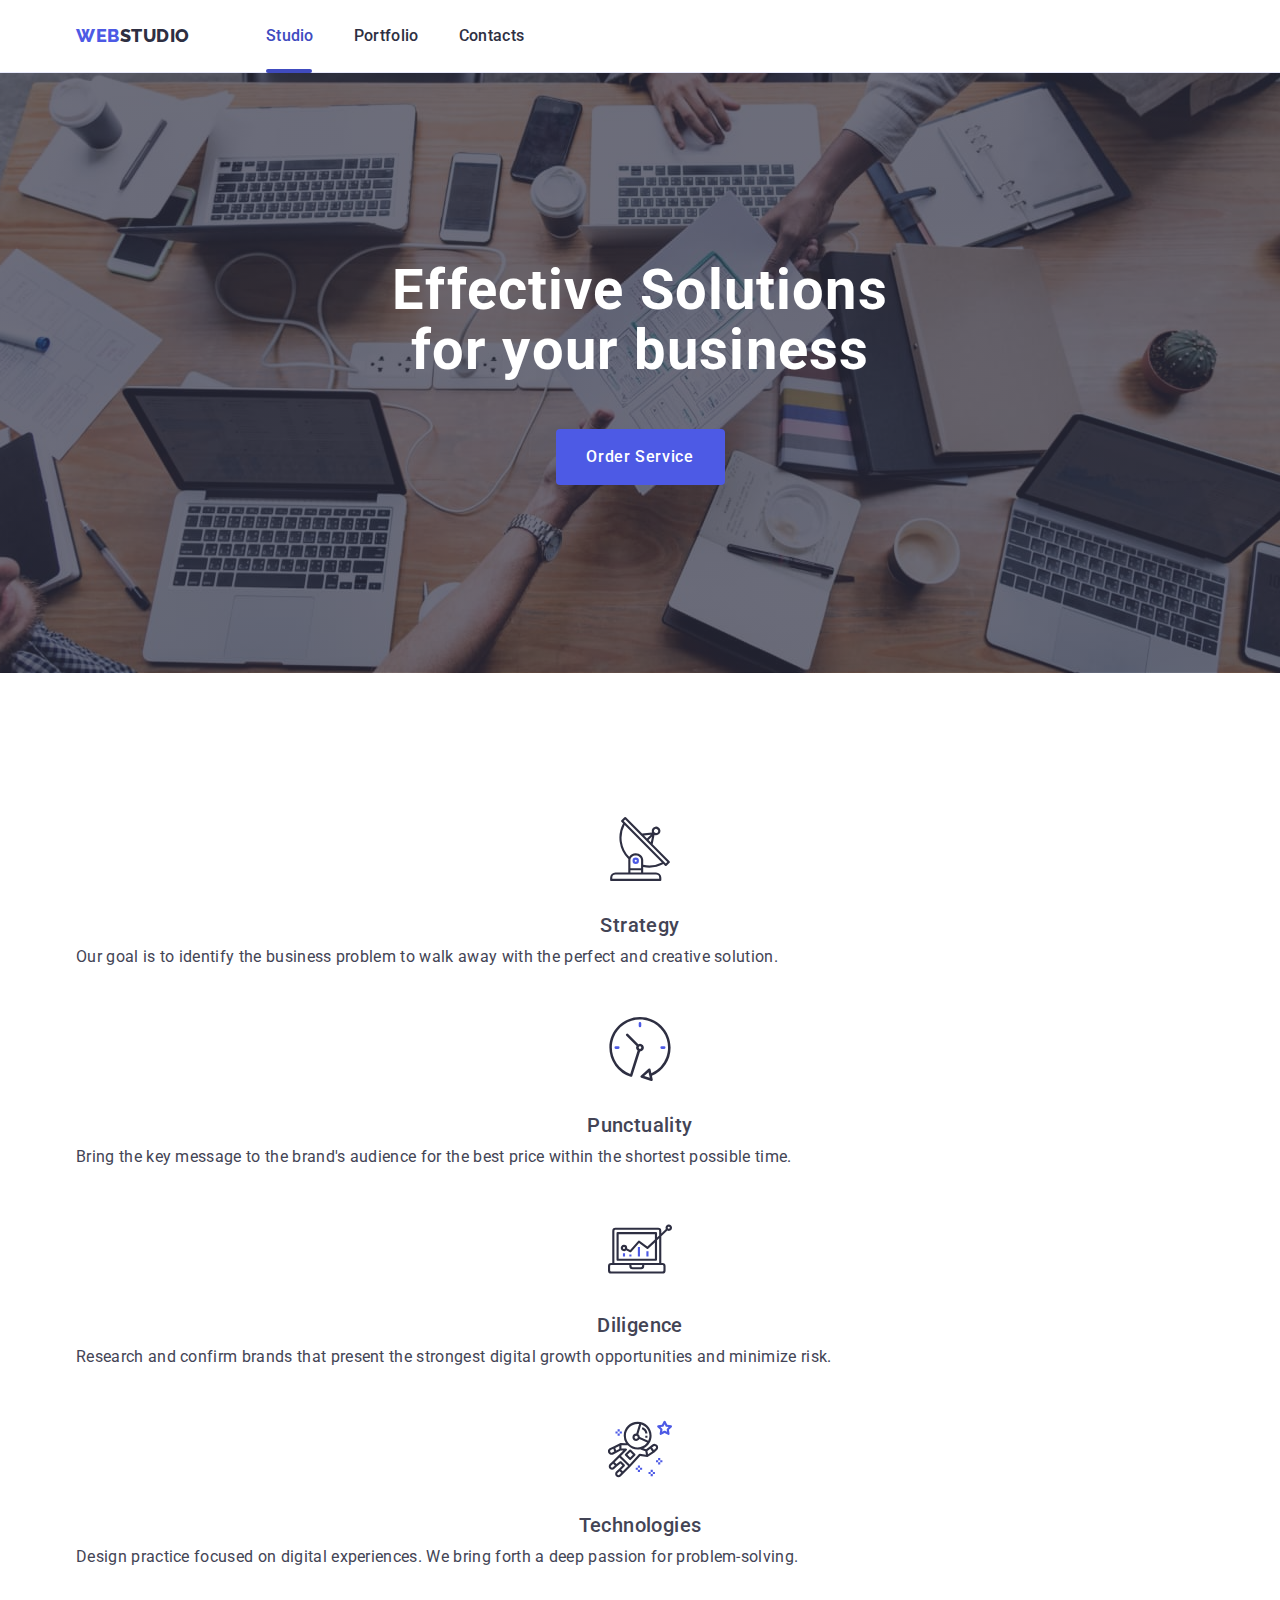
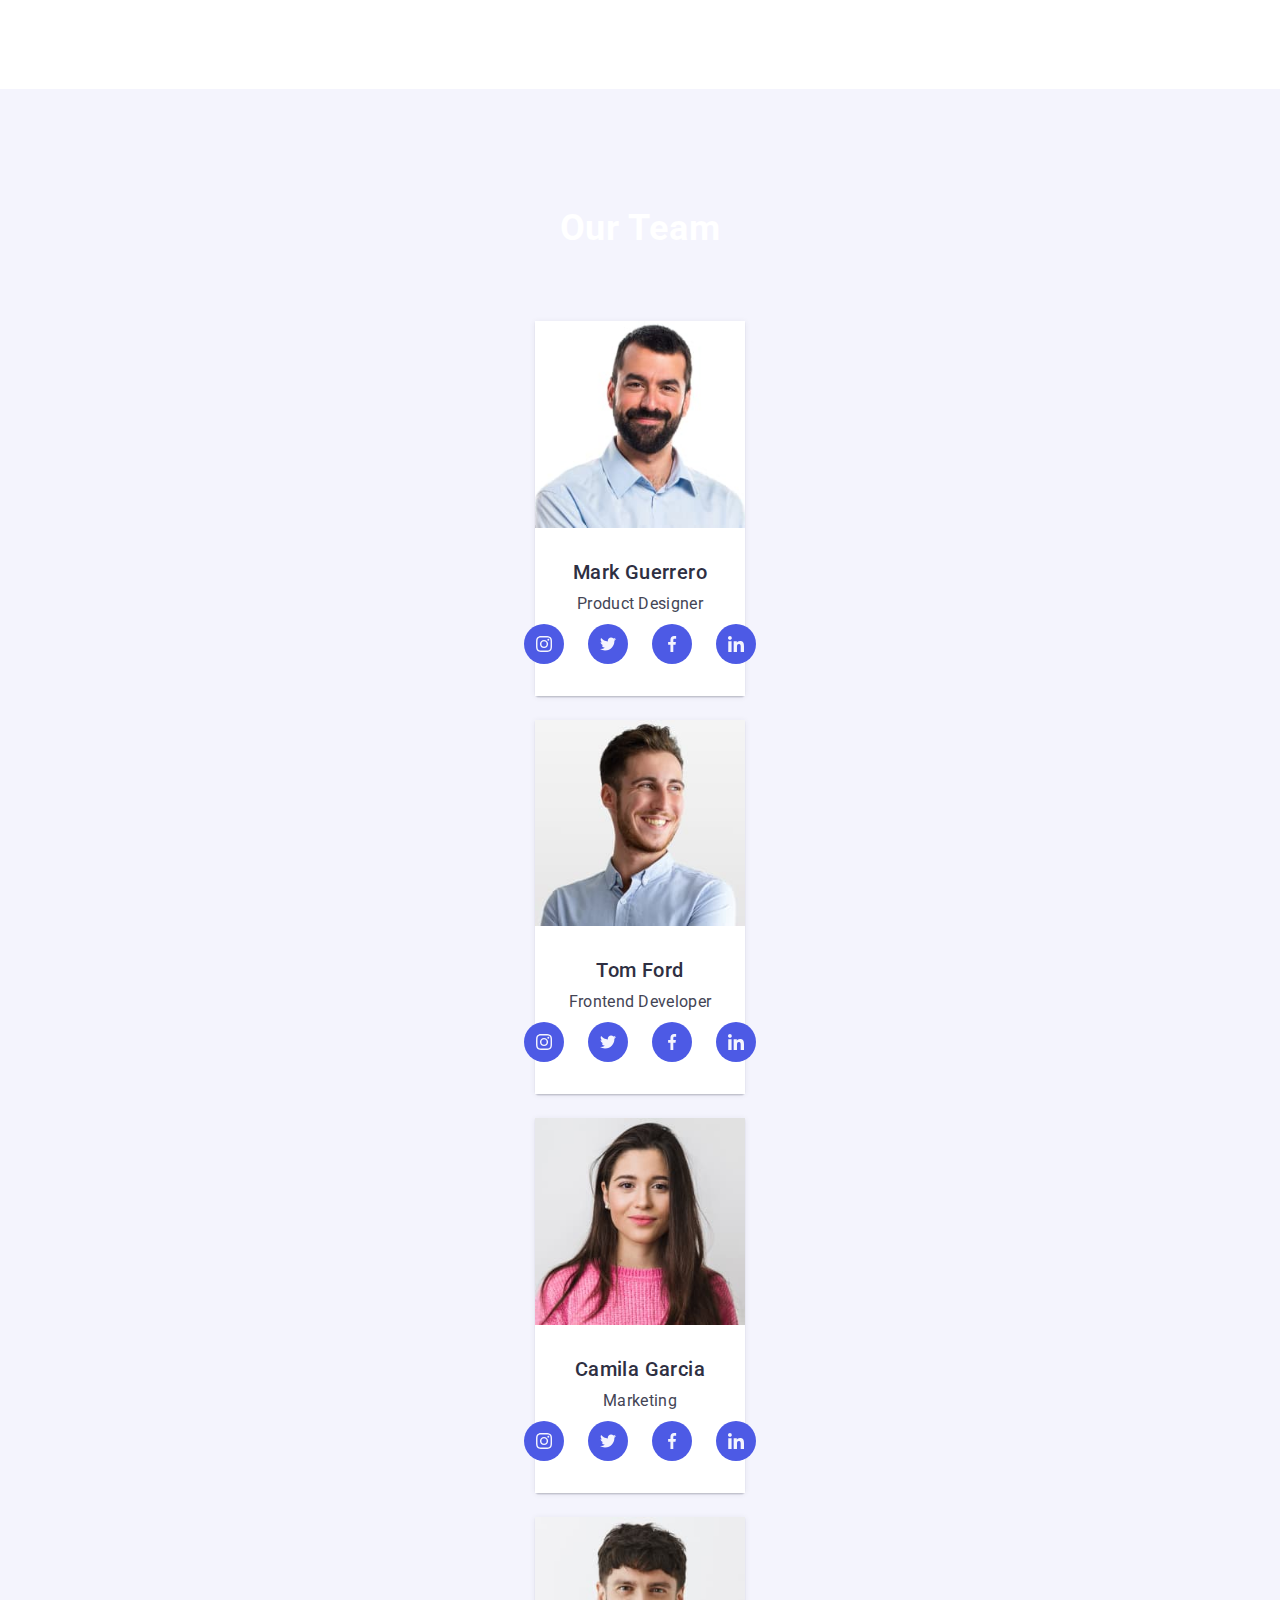
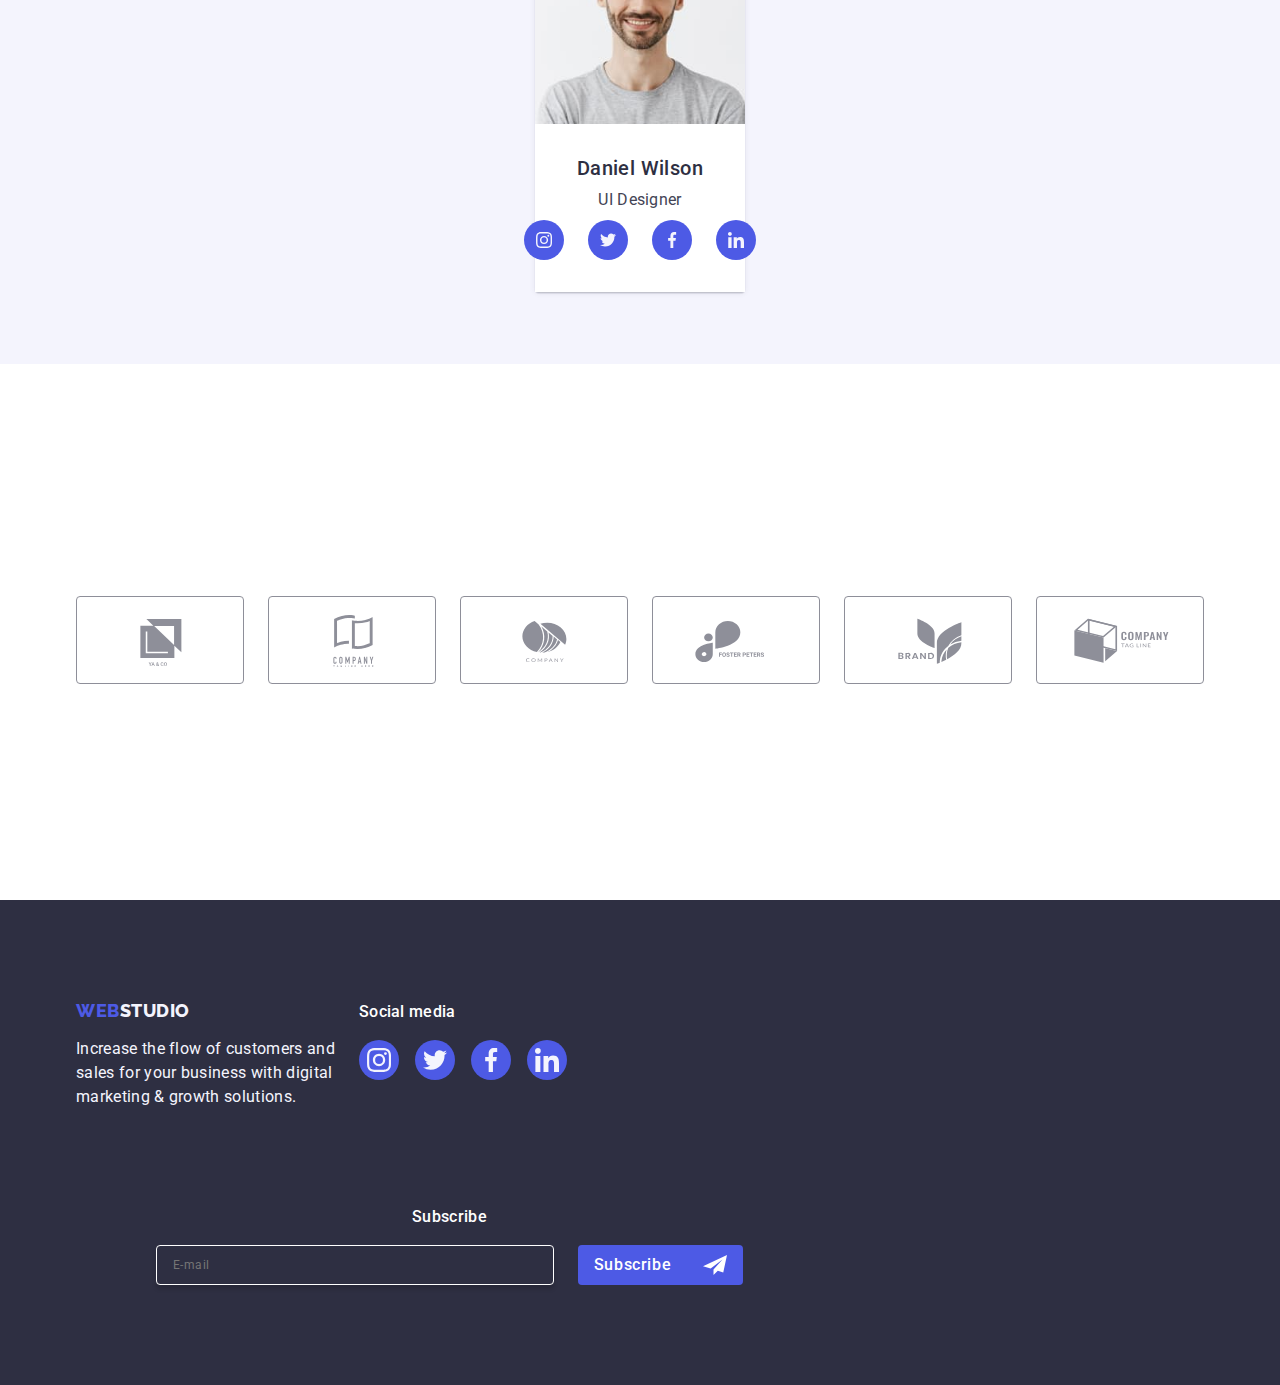
<file: index.html>
<!DOCTYPE html>
<html lang="en">
  <head>
    <meta charset="UTF-8" />
    <meta name="viewport" content="width=device-width, initial-scale=1.0" />
    <title>Document</title>
    <link
      rel="stylesheet"
      href="https://cdnjs.cloudflare.com/ajax/libs/modern-normalize/2.0.0/modern-normalize.min.css"
      integrity="sha512-4xo8blKMVCiXpTaLzQSLSw3KFOVPWhm/TRtuPVc4WG6kUgjH6J03IBuG7JZPkcWMxJ5huwaBpOpnwYElP/m6wg=="
      crossorigin="anonymous"
      referrerpolicy="no-referrer"
    />
    <link rel="stylesheet" href="css/styles.css" />
    <link rel="preconnect" href="https://fonts.googleapis.com" />
    <link rel="preconnect" href="https://fonts.gstatic.com" crossorigin />

    <link
      href="https://fonts.googleapis.com/css2?family=Raleway:wght@800&family=Roboto:wght@400;500;700;900&display=swap"
      rel="stylesheet"
    />
  </head>
  <body>
    <!---HEADER---->
    <header class="header">
      <div class="container container-header">
        <nav class="logo-nav">
          <a href="./index.html" class="logo-link"
            >Web<span class="logo-part">Studio</span></a
          >

          <ul class="list address-list-li">
            <li>
              <a
                class="page-description-link page-nav-studio"
                href="./index.html"
                >Studio</a
              >
            </li>
            <li>
              <a class="page-description-link" href="./portfolio.html"
                >Portfolio</a
              >
            </li>
            <li>
              <a class="page-description-link" href="">Contacts</a>
            </li>
          </ul>
        </nav>

        <address class="contact">
          <ul class="list address-list-two">
            <li>
              <a
                href="mailto:info@devstudio.com"
                class="address-description link"
                >info@devstudio.com</a
              >
            </li>
            <li>
              <a href="tel:+110001111111" class="address-description link"
                >+11 (000) 111-11-11</a
              >
            </li>
          </ul>
        </address>
        <menu class="menu-hamburger">
          <button
            type="button"
            class="button-hamburger menu-toggle js-open-menu"
            aria-expanded="false"
            aria-controls="mobile-menu"
          >
            <svg width="32" height="22">
              <use href="./images/icons.svg#icon-charm_menu-hamburger"></use>
            </svg>
          </button>
        </menu>
      </div>
    </header>
    <!----EFFECTIVE SOLUTIONS----->

    <main>
      <section class="section main-title">
        <div class="container">
          <h1 class="main-text">Effective Solutions for your business</h1>
          <button class="hero-button" type="button" data-modal-open>
            Order Service
          </button>
        </div>
      </section>
      <!----MAIN GOALS-->

      <section class="section">
        <div class="container">
          <h2 class="visually-hidden">Goals</h2>
          <ul class="goals-list-list">
            <li class="goals-list-two">
              <div class="goals-icons">
                <svg width="64" height="64">
                  <use href="./images/icons.svg#icon-antenna-1"></use>
                </svg>
              </div>

              <h3 class="goals-title">Strategy</h3>
              <p class="goals-paragraph">
                Our goal is to identify the business problem to walk away with
                the perfect and creative solution.
              </p>
            </li>
            <li class="goals-list-two">
              <div class="goals-icons">
                <svg width="64" height="64">
                  <use href="./images/icons.svg#icon-clock-11"></use>
                </svg>
              </div>
              <h3 class="goals-title">Punctuality</h3>
              <p class="goals-paragraph">
                Bring the key message to the brand's audience for the best price
                within the shortest possible time.
              </p>
            </li>
            <li class="goals-list-two">
              <div class="goals-icons">
                <svg width="64" height="64">
                  <use href="./images/icons.svg#icon-diagram-1"></use>
                </svg>
              </div>
              <h3 class="goals-title">Diligence</h3>
              <p class="goals-paragraph">
                Research and confirm brands that present the strongest digital
                growth opportunities and minimize risk.
              </p>
            </li>
            <li class="goals-list-two">
              <div class="goals-icons">
                <svg width="64" height="64">
                  <use href="./images/icons.svg#icon-astronaut-1"></use>
                </svg>
              </div>
              <h3 class="goals-title">Technologies</h3>
              <p class="goals-paragraph">
                Design practice focused on digital experiences. We bring forth a
                deep passion for problem-solving.
              </p>
            </li>
          </ul>
        </div>
      </section>
      <!-----WHAT WRE WE DOING----->
      <section class="section-what-are-we-doing">
        <div class="container">
          <h2 class="what-are-we-doing-title">What are we doing</h2>
          <ul class="what-are-we-doing-list list">
            <li class="section-two-list">
              <img
                class="images"
                src="./images/img1(2).jpg"
                alt="imac"
                width="360"
                height="360"
              />
            </li>
            <li class="section-two-list">
              <img
                class="images"
                src="./images/img2(2).jpg"
                alt="phone"
                width="360"
                height="360"
              />
            </li>

            <li class="section-two-list">
              <img
                class="images"
                src="./images/img3(2).jpg"
                alt="picture"
                width="360"
                height="360"
              />
            </li>
          </ul>
        </div>
      </section>
      <!----Our team----->
      <section class="section our-team-background">
        <div class="container">
          <h2 class="our-team-title">Our Team</h2>
          <ul class="our-team-title-list list">
            <li class="our-team-box">
              <img
                class="images"
                src="./images/teamcard1(2).jpg"
                srcset="./images/teamcard1(2).jpg x1, ./images/teamcard(2).jpg@x2 x2"
                alt="man in a blue shirt"
                width="264"
                height="260"
              />
              <div class="our-team-names">
                <h3 class="our-team-name">Mark Guerrero</h3>
                <p class="our-team-paragraph">Product Designer</p>
                <ul class="our-team-social-media">
                  <li class="our-team-socialmedia-list">
                    <a class="our-team-link" href="#">
                      <svg class="our-team-icon" width="16" height="16">
                        <use href="./images/icons.svg#icon-instagram-2"></use>
                      </svg>
                    </a>
                  </li>
                  <li class="our-team-socialmedia-list">
                    <a class="our-team-link" href="#">
                      <svg class="our-team-icon" width="16" height="16">
                        <use href="./images/icons.svg#icon-twitter-1"></use>
                      </svg>
                    </a>
                  </li>
                  <li class="our-team-socialmedia-list">
                    <a href="" class="our-team-link">
                      <svg class="our-team-icon" width="16" height="16">
                        <use href="./images/icons.svg#icon-facebook-1-1"></use>
                      </svg>
                    </a>
                  </li>
                  <li class="our-team-socialmedia-list">
                    <a class="our-team-link" href="#">
                      <svg class="our-team-icon" width="16" height="16">
                        <use href="./images/icons.svg#icon-linkedin-1-1"></use>
                      </svg>
                    </a>
                  </li>
                </ul>
              </div>
            </li>
            <li class="our-team-box">
              <img
                class="images"
                src="./images/tomford.jpg"
                srcset="./images/tomford.jpg x1 ./images.tomford.jpg@x2 x2"
                alt="smiling man in a shirt"
                width="264"
                height="260"
              />
              <div class="our-team-names">
                <h3 class="our-team-name">Tom Ford</h3>
                <p class="our-team-paragraph">Frontend Developer</p>
                <ul class="our-team-social-media">
                  <li class="our-team-socialmedia-list">
                    <a class="our-team-link" href="#">
                      <svg class="our-team-icon" width="16" height="16">
                        <use href="./images/icons.svg#icon-instagram-2"></use>
                      </svg>
                    </a>
                  </li>
                  <li class="our-team-socialmedia-list">
                    <a class="our-team-link" href="#">
                      <svg class="our-team-icon" width="16" height="16">
                        <use href="./images/icons.svg#icon-twitter-1"></use>
                      </svg>
                    </a>
                  </li>
                  <li class="our-team-socialmedia-list">
                    <a class="our-team-link" href="#">
                      <svg class="our-team-icon" width="16" height="16">
                        <use href="./images/icons.svg#icon-facebook-1-1"></use>
                      </svg>
                    </a>
                  </li>
                  <li class="our-team-socialmedia-list">
                    <a class="our-team-link" href="#">
                      <svg class="our-team-icon" width="16" height="16">
                        <use href="./images/icons.svg#icon-linkedin-1-1"></use>
                      </svg>
                    </a>
                  </li>
                </ul>
              </div>
            </li>
            <li class="our-team-box">
              <img
                class="images"
                src="images/camilagarcia.jpg"
                srcset="./images/camilagarcia.jpg x1, ./images/camilagarcia@x2 x2"
                alt="woman in a pink jumper"
                width="264"
                height="260"
              />
              <div class="our-team-names">
                <h3 class="our-team-name">Camila Garcia</h3>
                <p class="our-team-paragraph">Marketing</p>
                <ul class="our-team-social-media">
                  <li class="our-team-socialmedia-list">
                    <a class="our-team-link" href="#">
                      <svg class="our-team-icon" width="16" height="16">
                        <use href="./images/icons.svg#icon-instagram-2"></use>
                      </svg>
                    </a>
                  </li>
                  <li class="our-team-socialmedia-list">
                    <a class="our-team-link" href="#">
                      <svg class="our-team-icon" width="16" height="16">
                        <use href="./images/icons.svg#icon-twitter-1"></use>
                      </svg>
                    </a>
                  </li>
                  <li class="our-team-socialmedia-list">
                    <a class="our-team-link" href="#">
                      <svg class="our-team-icon" width="16" height="16">
                        <use href="./images/icons.svg#icon-facebook-1-1"></use>
                      </svg>
                    </a>
                  </li>
                  <li class="our-team-socialmedia-list">
                    <a class="our-team-link" href="#">
                      <svg class="our-team-icon" width="16" height="16">
                        <use href="./images/icons.svg#icon-linkedin-1-1"></use>
                      </svg>
                    </a>
                  </li>
                </ul>
              </div>
            </li>
            <li class="our-team-box">
              <img
                class="images"
                src="./images/danielwilson.jpg"
                srcset="./images/danielwilson.jpg x1, ./images/danielwilson@x2 x2"
                alt="man in a nude shirt"
                width="264"
                height="260"
              />
              <div class="our-team-names">
                <h3 class="our-team-name">Daniel Wilson</h3>
                <p class="our-team-paragraph">UI Designer</p>
                <ul class="our-team-social-media">
                  <li class="our-team-socialmedia-list">
                    <a class="our-team-link" href="#">
                      <svg class="our-team-icon" width="16" height="16">
                        <use href="./images/icons.svg#icon-instagram-2"></use>
                      </svg>
                    </a>
                  </li>
                  <li class="our-team-socialmedia-list">
                    <a class="our-team-link" href="#">
                      <svg class="our-team-icon" width="16" height="16">
                        <use href="./images/icons.svg#icon-twitter-1"></use>
                      </svg>
                    </a>
                  </li>
                  <li class="our-team-socialmedia-list">
                    <a class="our-team-link" href="#">
                      <svg class="our-team-icon" width="16" height="16">
                        <use href="./images/icons.svg#icon-facebook-1-1"></use>
                      </svg>
                    </a>
                  </li>
                  <li class="our-team-socialmedia-list">
                    <a class="our-team-link" href="#">
                      <svg class="our-team-icon" width="16" height="16">
                        <use href="./images/icons.svg#icon-linkedin-1-1"></use>
                      </svg>
                    </a>
                  </li>
                </ul>
              </div>
            </li>
          </ul>
        </div>
      </section>
      <!---Customers-->
      <section class="section">
        <div class="container">
          <h2 class="our-team-title">Customers</h2>
          <ul class="company-customers">
            <li class="company-customers-button">
              <a class="company-customers-link" href="#">
                <svg class="customers-icon" width="104" height="56">
                  <use href="./images/icons.svg#icon-client1"></use>
                </svg>
              </a>
            </li>
            <li class="company-customers-button">
              <a class="company-customers-link" href="#">
                <svg class="customers-icon" width="104" height="56">
                  <use href="./images/icons.svg#icon-client2"></use>
                </svg>
              </a>
            </li>
            <li class="company-customers-button">
              <a class="company-customers-link" href="#">
                <svg class="customers-icon" width="104" height="56">
                  <use href="./images/icons.svg#icon-client51"></use>
                </svg>
              </a>
            </li>
            <li class="company-customers-button">
              <a class="company-customers-link" href="#">
                <svg class="customers-icon" width="104" height="56">
                  <use href="./images/icons.svg#icon-client4"></use>
                </svg>
              </a>
            </li>
            <li class="company-customers-button">
              <a class="company-customers-link" href="#">
                <svg class="customers-icon" width="104" height="56">
                  <use href="./images/icons.svg#icon-client5"></use>
                </svg>
              </a>
            </li>
            <li class="company-customers-button">
              <a class="company-customers-link" href="#">
                <svg class="customers-icon" width="104" height="56">
                  <use href="./images/icons.svg#icon-client6"></use>
                </svg>
              </a>
            </li>
          </ul>
        </div>
      </section>
    </main>
    <!--footer-->
    <footer class="footer">
      <div class="container footer-links">
        <div class="footer-left">
          <a href="./index.html" class="logo-part-foot"
            >WEB<span class="logo-foot">Studio</span></a
          >
          <p class="footer-paragraph">
            Increase the flow of customers and <br />sales for your business
            with digital <br />
            marketing & growth solutions.
          </p>
        </div>
        <div>
          <p class="footer-social-media">Social media</p>
          <ul class="footer-social-media-links">
            <li class="footer-social-media-list">
              <a class="footer-icons" href="#">
                <svg class="our-team-icon" width="24" height="24">
                  <use href="./images/icons.svg#icon-instagram-2"></use>
                </svg>
              </a>
            </li>
            <li class="footer-social-media-list">
              <a class="footer-icons" href="#">
                <svg class="our-team-icon" width="24" height="24">
                  <use href="./images/icons.svg#icon-twitter-1"></use>
                </svg>
              </a>
            </li>
            <li class="footer-social-media-list">
              <a class="footer-icons" href="#">
                <svg class="our-team-icon" width="24" height="24">
                  <use href="./images/icons.svg#icon-facebook-1-1"></use>
                </svg>
              </a>
            </li>
            <li class="footer-social-media-list">
              <a class="footer-icons" href="#">
                <svg class="our-team-icon" width="24" height="24">
                  <use href="./images/icons.svg#icon-linkedin-1-1"></use>
                </svg>
              </a>
            </li>
          </ul>
        </div>
        <div class="footer-sub-box">
          <p class="footer-sub">Subscribe</p>
          <form class="footer-form">
            <label class="footer-label">
              <input
                class="footer-input"
                type="email"
                name="email"
                placeholder="E-mail"
                required
              />
            </label>
            <button class="footer-sub-button" type="submit">
              Subscribe
              <svg class="footer-sub-icon" width="24" height="24">
                <use href="./images/icons.svg#icon-subbutton"></use>
              </svg>
            </button>
          </form>
        </div>
      </div>
    </footer>
    <div class="data-modal is-hidden" data-modal>
      <div class="data-modal-box">
        <button class="data-modal-button" type="button" data-modal-close>
          <svg class="data-modal-icon" width="8" height="8">
            <use href="./images/icons.svg#icon-close-black-18dp-2-1-2"></use>
          </svg>
        </button>
        <p class="data-modal-p">
          Leave your contacts and we will call you back
        </p>
        <form>
          <div class="data-modal-box-one">
            <label for="user-name" class="data-modal-box-labels">Name</label>
            <div class="data-modal-box-two">
              <input
                type="text"
                name="user-name"
                id="user-name"
                class="modal-form-input"
                required
              />
              <svg class="data-modal-icons" width="18" height="24">
                <use href="./images/icons.svg#icon-namebox"></use>
              </svg>
            </div>
          </div>
          <div class="data-modal-box-one">
            <label for="phone-number" class="data-modal-box-labels"
              >Phone</label
            >
            <div class="data-modal-box-two">
              <input
                type="tel"
                name="phone-number"
                id="phone-number"
                class="modal-form-input"
                required
              />
              <svg class="data-modal-icons" width="18" height="24">
                <use href="./images/icons.svg#icon-phone-black-18dp-1"></use>
              </svg>
            </div>
          </div>
          <div class="data-modal-box-one">
            <label for="email" class="data-modal-box-labels">Email </label>
            <div class="data-modal-box-two">
              <input
                type="email"
                name="email"
                id="email"
                class="modal-form-input"
                required
              />
              <svg class="data-modal-icons" width="18" height="24">
                <use href="./images/icons.svg#icon-email-black-18dp-1"></use>
              </svg>
            </div>
          </div>
          <div class="data-modal-comment">
            <label for="user-comment" class="data-modal-box-labels"
              >Comment
            </label>
            <textarea
              name="user-comment"
              id="user-comment"
              class="data-modal-textarea"
              placeholder="Text input"
            ></textarea>
          </div>
          <div class="data-modal-box-privacy">
            <input
              class="privacy-input visually-hidden"
              id="user-privacy"
              name="user-privacy"
              type="checkbox"
              value="true"
              required
            />
            <label for="user-privacy" class="user-privacy-label">
              <span class="privacy-user-box">
                <svg width="10" height="8">
                  <use href="./images/icons.svg#icon-Vector"></use>
                </svg>
              </span>

              I accept the terms and conditions of the
              <a href="" class="privacy-link-link">Privacy Policy</a>
            </label>
          </div>
          <button class="send-button" type="submit">Send</button>
        </form>
      </div>
    </div>
    <!---HAMBURGER MENU-->
    <div class="js-menu-container menu-container" id="mobile-menu">
      <div class="div-hamburger">
        <div class="button-hamburger-container">
          <button class="js-close-button hamburger-close-button">
            <svg class="hamburger-closebutton-svg" width="8" height="8">
              <use href="./images/icons.svg#icon-close-black-18dp-2-1-2"></use>
            </svg>
          </button>
        </div>
        <nav class="hamburger-nav">
          <ul class="hamburger-nav-list">
            <li>
              <a class="hamburger-nav-link link" href="./index.html">Studio </a>
            </li>
            <li>
              <a class="hamburger-nav-link link" href="./portfolio.html">
                Portfolio</a
              >
            </li>
            <li><a class="hamburger-nav-link link" href="">Contacts</a></li>
          </ul>
        </nav>
        <address class="hamburger-address">
          <ul class="hamburger-address-list">
            <li>
              <a class="hamburger-phone link" href="tel:+110001111111"
                >+11 (000) 111-11-11</a
              >
            </li>
            <li>
              <a class="hamburger-mail link" href="mailto:info@devstudio.com"
                >info@devstudio.com</a
              >
            </li>
          </ul>
        </address>
        <ul class="hamburger-social-media">
          <li class="hamburger-social-media-list">
            <a class="hamburger-social-media-link" href="">
              <svg class="hamburger-icons" width="24" height="24">
                <use href="./images/icons.svg#icon-instagram-2"></use>
              </svg>
              ></a
            >
          </li>
          <li class="hamburger-social-media-list">
            <a class="hamburger-social-media-link" href="">
              <svg class="hamburger-icons" width="24" height="24">
                <use href="./images/icons.svg#icon-twitter-1"></use>
              </svg>
            </a>
          </li>
          <li class="hamburger-social-media-list">
            <a class="hamburger-social-media-link" href="">
              <svg class="hamburger-icons" width="24" height="24">
                <use href="./images/icons.svg#icon-facebook-1-1"></use>
              </svg>
            </a>
          </li>
          <li class="hamburger-social-media-list">
            <a class="hamburger-social-media-link" href="">
              <svg class="hamburger-icons" width="24" height="24">
                <use href="./images/icons.svg#icon-linkedin-1-1"></use>
              </svg>
            </a>
          </li>
        </ul>
      </div>
    </div>
    <script src="./js/mobile-menu.js"></script>
    <script src="./js/modal.js"></script>
  </body>
</html>
</file>
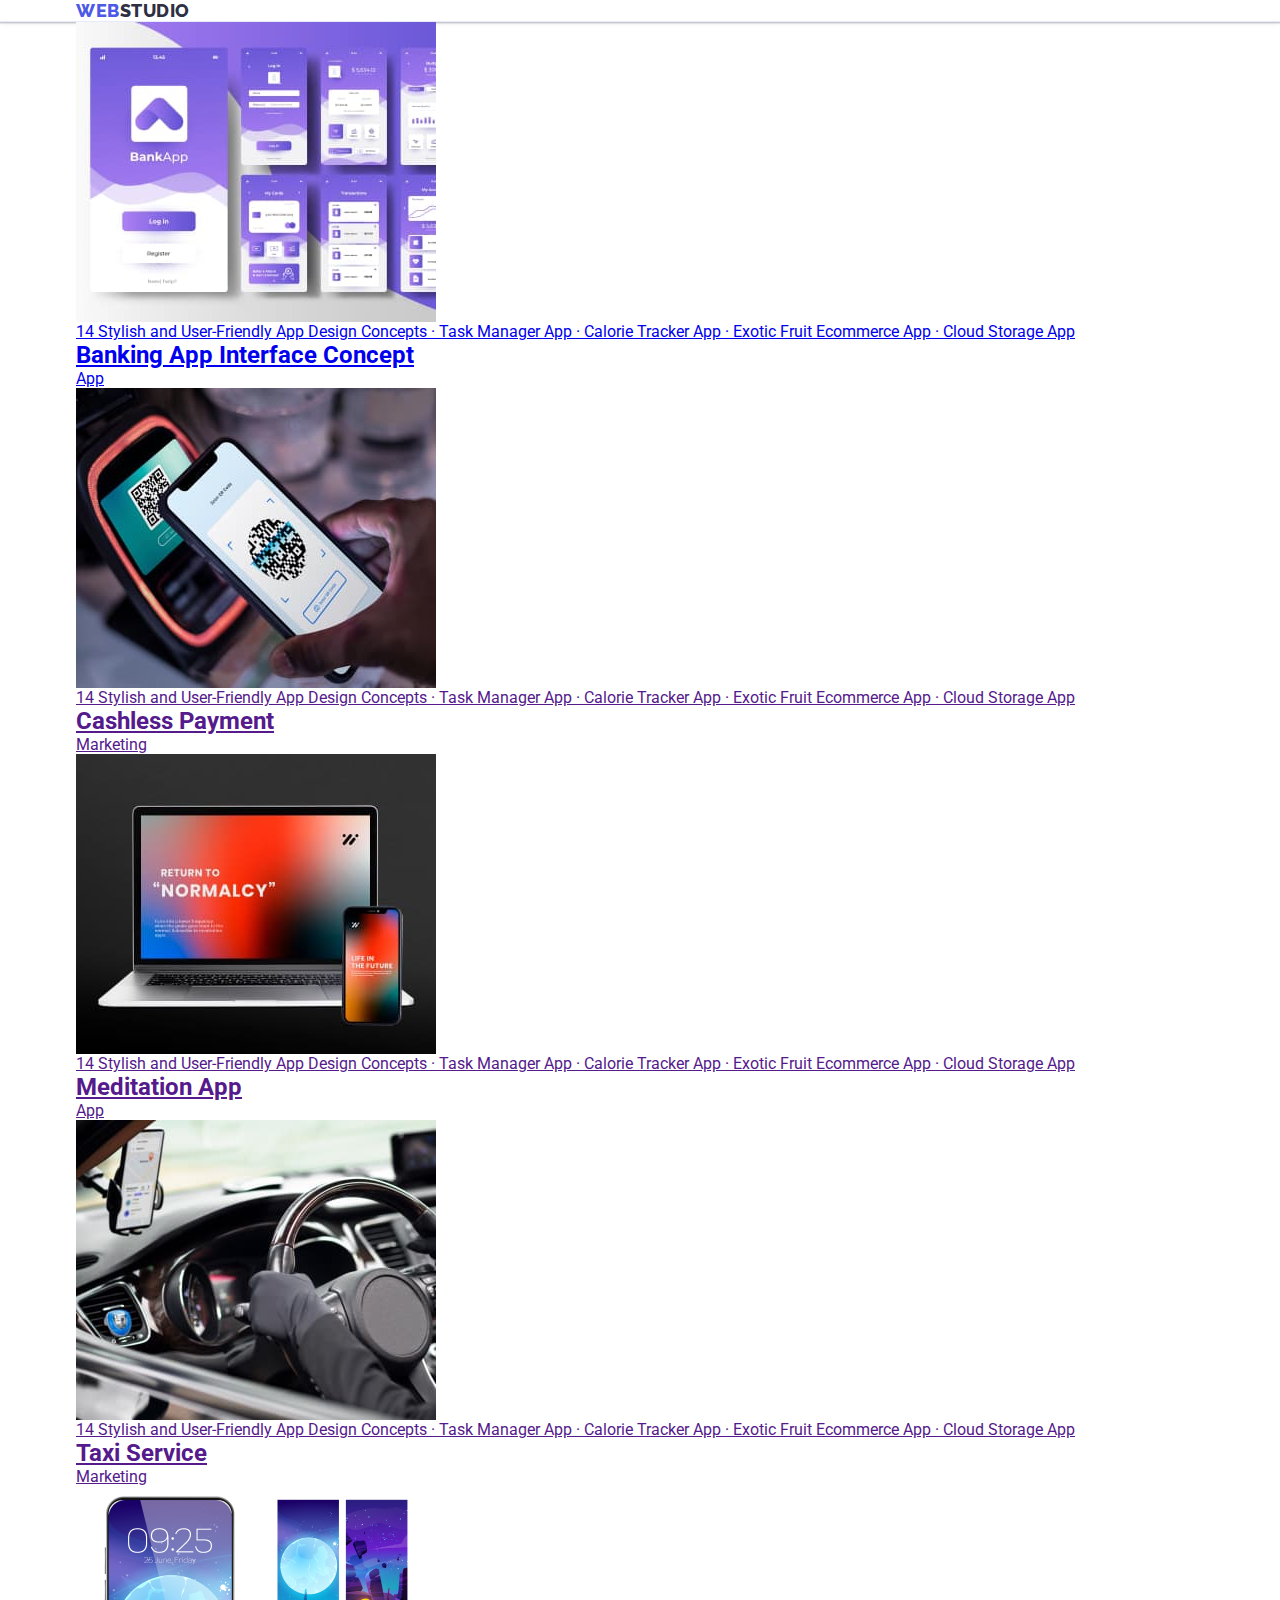
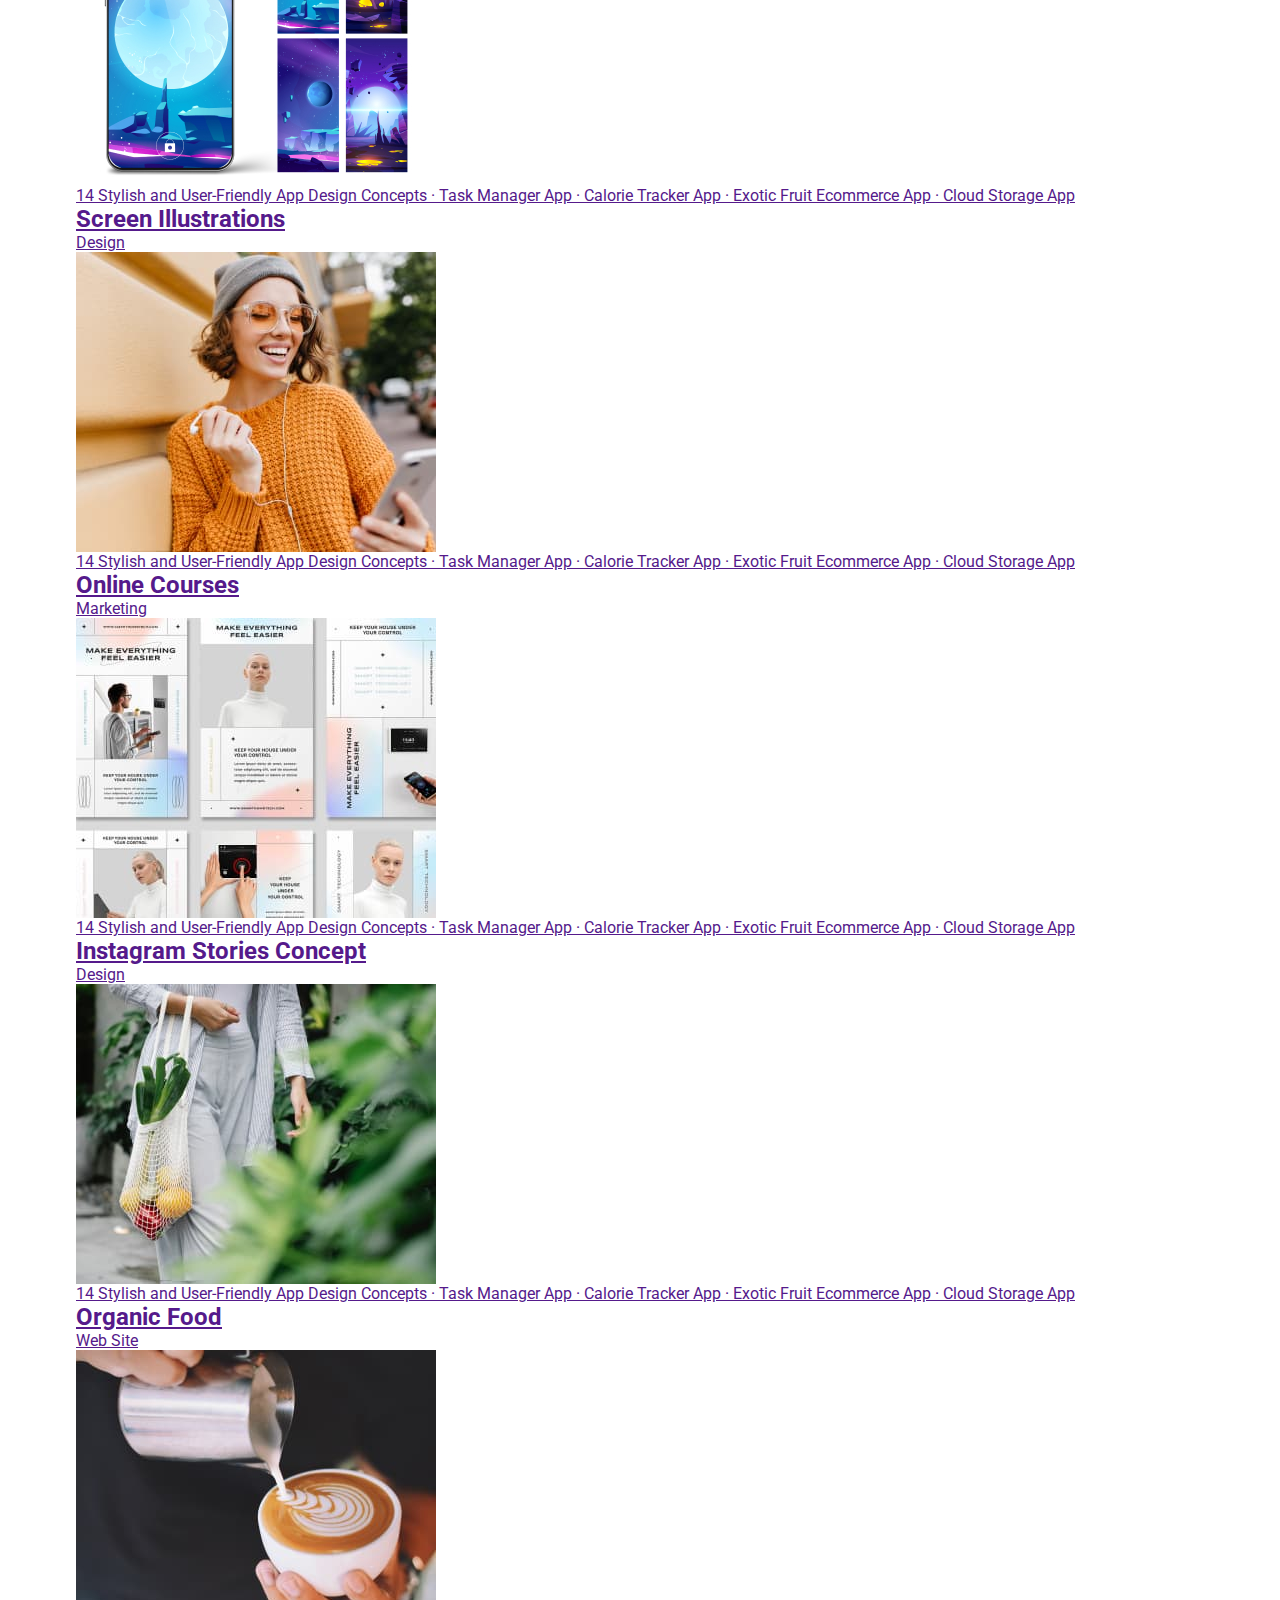
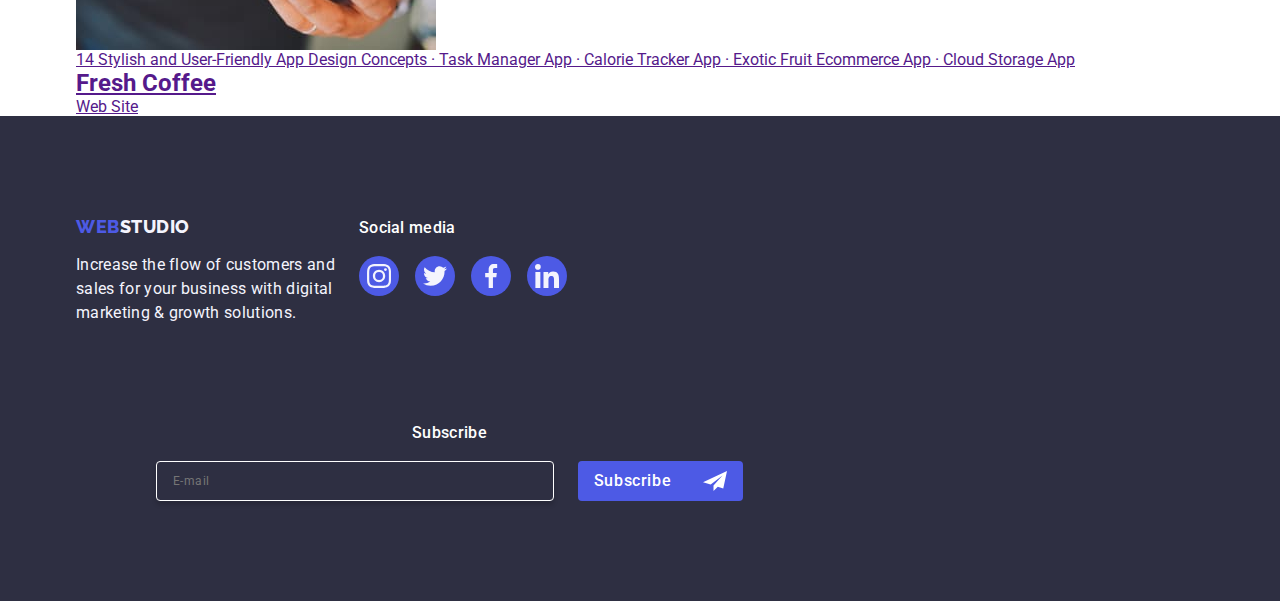
<file: portfolio.html>
<!DOCTYPE html>
<html lang="en">
  <head>
    <meta charset="UTF-8" />
    <meta name="viewport" content="width=device-width, initial-scale=1.0" />
    <link rel="preconnect" href="https://fonts.googleapis.com" />
    <link rel="preconnect" href="https://fonts.gstatic.com" crossorigin />
    <link
      rel="stylesheet"
      href="https://cdnjs.cloudflare.com/ajax/libs/modern-normalize/2.0.0/modern-normalize.min.css"
      integrity="sha512-4xo8blKMVCiXpTaLzQSLSw3KFOVPWhm/TRtuPVc4WG6kUgjH6J03IBuG7JZPkcWMxJ5huwaBpOpnwYElP/m6wg=="
      crossorigin="anonymous"
      referrerpolicy="no-referrer"
    />
    <link
      href="https://fonts.googleapis.com/css2?family=Raleway:wght@800&family=Roboto:wght@400;500;700;900&display=swap"
      rel="stylesheet"
    />
    <link rel="stylesheet" href="./css/styles.css" />
    <title>Document</title>
  </head>
  <body>
    <header class="header">
      <div class="container container-header">
        <nav class="logo-nav">
          <a href="./index.html" class="logo-link"
            >Web<span class="logo-part">Studio</span></a
          >

          <ul class="list">
            <li>
              <a class="page-description-link" href="./index.html">Studio</a>
            </li>
            <li>
              <a
                class="page-description-link page-nav-portfolio"
                href="./portfolio.html"
                >Portfolio</a
              >
            </li>
            <li>
              <a class="page-description-link" href="">Contacts</a>
            </li>
          </ul>
        </nav>

        <address class="contact">
          <ul class="list">
            <li>
              <a
                href="mailto:info@devstudio.com"
                class="address-description link"
                >info@devstudio.com</a
              >
            </li>
            <li>
              <a href="tel:+110001111111" class="address-description link"
                >+11 (000) 111-11-11</a
              >
            </li>
          </ul>
        </address>
      </div>
    </header>
    <main>
      <section class="projects">
        <div class="container">
          <h1 class="visually-hidden">.</h1>
          <ul class="filter-list list">
            <li>
              <button class="filter layout" type="button">All</button>
            </li>
            <li>
              <button class="filter layout" type="button">Web Site</button>
            </li>
            <li><button class="filter layout" type="button">App</button></li>
            <li><button class="filter layout" type="button">Design</button></li>
            <li>
              <button class="filter layout" type="button">Marketing</button>
            </li>
          </ul>

          <ul class="projects-list">
            <li class="filter-photos-list">
              <a href="#" class="photos-link">
                <div class="app-list">
                  <img
                    class="images"
                    src="./images/bankapp.jpg"
                    alt="banking app interface concept"
                    width="360"
                    height="300"
                  />
                  <p>
                    14 Stylish and User-Friendly App Design Concepts · Task
                    Manager App · Calorie Tracker App · Exotic Fruit Ecommerce
                    App · Cloud Storage App
                  </p>
                </div>
                <div class="service-box">
                  <h2 class="project-title">Banking App Interface Concept</h2>
                  <p class="project-paragraph">App</p>
                </div>
              </a>
            </li>

            <li class="filter-photos-list">
              <a href="" class="photos-link">
                <div class="app-list">
                  <img
                    class="images"
                    src="./images/cashlesspayment.jpg"
                    alt="qr code on iphone screen"
                    width="360"
                    height="300"
                  />
                  <p>
                    14 Stylish and User-Friendly App Design Concepts · Task
                    Manager App · Calorie Tracker App · Exotic Fruit Ecommerce
                    App · Cloud Storage App
                  </p>
                </div>
                <div class="service-box">
                  <h2 class="project-title">Cashless Payment</h2>
                  <p class="project-paragraph">Marketing</p>
                </div>
              </a>
            </li>

            <li class="filter-photos-list">
              <a href="" class="photos-link">
                <div class="app-list">
                  <img
                    class="images"
                    src="./images/meditationapp.jpg"
                    alt="laptop and phone"
                    width="360"
                    height="300"
                  />
                  <p>
                    14 Stylish and User-Friendly App Design Concepts · Task
                    Manager App · Calorie Tracker App · Exotic Fruit Ecommerce
                    App · Cloud Storage App
                  </p>
                </div>
                <div class="service-box">
                  <h2 class="project-title">Meditation App</h2>
                  <p class="project-paragraph">App</p>
                </div>
              </a>
            </li>
            <li class="filter-photos-list">
              <a href="" class="photos-link">
                <div class="app-list">
                  <img
                    class="images"
                    src="./images/taxiservice.jpg"
                    alt="steering wheel"
                    width="360"
                    height="300"
                  />
                  <p>
                    14 Stylish and User-Friendly App Design Concepts · Task
                    Manager App · Calorie Tracker App · Exotic Fruit Ecommerce
                    App · Cloud Storage App
                  </p>
                </div>
                <div class="service-box">
                  <h2 class="project-title">Taxi Service</h2>
                  <p class="project-paragraph">Marketing</p>
                </div>
              </a>
            </li>

            <li class="filter-photos-list">
              <a href="" class="photos-link">
                <div class="app-list">
                  <img
                    class="images"
                    src="./images/screenillustrations.jpg"
                    alt="phones with moon backgrounds"
                    width="360"
                    height="300"
                  />
                  <p>
                    14 Stylish and User-Friendly App Design Concepts · Task
                    Manager App · Calorie Tracker App · Exotic Fruit Ecommerce
                    App · Cloud Storage App
                  </p>
                </div>
                <div class="service-box">
                  <h2 class="project-title">Screen Illustrations</h2>
                  <p class="project-paragraph">Design</p>
                </div>
              </a>
            </li>
            <li class="filter-photos-list">
              <a href="" class="photos-link">
                <div class="app-list">
                  <img
                    class="images"
                    src="./images/onlinecourses.jpg"
                    alt="smiling woman wearing sunglasses"
                    width="360"
                    height="300"
                  />
                  <p>
                    14 Stylish and User-Friendly App Design Concepts · Task
                    Manager App · Calorie Tracker App · Exotic Fruit Ecommerce
                    App · Cloud Storage App
                  </p>
                </div>
                <div class="service-box">
                  <h2 class="project-title">Online Courses</h2>
                  <p class="project-paragraph">Marketing</p>
                </div>
              </a>
            </li>
            <li class="filter-photos-list">
              <a href="" class="photos-link">
                <div class="app-list">
                  <img
                    class="images"
                    src="./images/instastories.jpg"
                    alt="instagram stories"
                    width="360"
                    height="300"
                  />
                  <p>
                    14 Stylish and User-Friendly App Design Concepts · Task
                    Manager App · Calorie Tracker App · Exotic Fruit Ecommerce
                    App · Cloud Storage App
                  </p>
                </div>
                <div class="service-box">
                  <h2 class="project-title">Instagram Stories Concept</h2>
                  <p class="project-paragraph">Design</p>
                </div>
              </a>
            </li>
            <li class="filter-photos-list">
              <a href="" class="photos-link">
                <div class="app-list">
                  <img
                    class="images"
                    src="./images/organicfood.jpg"
                    alt="woman carrying a bag of vegetable"
                    width="360"
                    height="300"
                  />
                  <p>
                    14 Stylish and User-Friendly App Design Concepts · Task
                    Manager App · Calorie Tracker App · Exotic Fruit Ecommerce
                    App · Cloud Storage App
                  </p>
                </div>
                <div class="service-box">
                  <h2 class="project-title">Organic Food</h2>
                  <p class="project-paragraph">Web Site</p>
                </div>
              </a>
            </li>
            <li class="filter-photos-list">
              <a href="" class="photos-link">
                <div class="app-list">
                  <img
                    class="images"
                    src="./images/freshcoffee.jpg"
                    alt="coffe art"
                    width="360"
                    height="300"
                  />
                  <p>
                    14 Stylish and User-Friendly App Design Concepts · Task
                    Manager App · Calorie Tracker App · Exotic Fruit Ecommerce
                    App · Cloud Storage App
                  </p>
                </div>
                <div class="service-box">
                  <h2 class="project-title">Fresh Coffee</h2>
                  <p class="project-paragraph">Web Site</p>
                </div>
              </a>
            </li>
          </ul>
        </div>
      </section>
    </main>
    <footer class="footer">
      <div class="container footer-links">
        <div class="footer-left">
          <a href="./index.html" class="logo-part-foot"
            >WEB<span class="logo-foot">Studio</span></a
          >
          <p class="footer-paragraph">
            Increase the flow of customers and <br />sales for your business
            with digital <br />
            marketing & growth solutions.
          </p>
        </div>
        <div>
          <p class="footer-social-media">Social media</p>
          <ul class="footer-social-media-links">
            <li class="footer-social-media-list">
              <a class="footer-icons" href="#">
                <svg class="our-team-icon" width="24" height="24">
                  <use href="./images/icons.svg#icon-instagram-2"></use>
                </svg>
              </a>
            </li>
            <li class="footer-social-media-list">
              <a class="footer-icons" href="#">
                <svg class="our-team-icon" width="24" height="24">
                  <use href="./images/icons.svg#icon-twitter-1"></use>
                </svg>
              </a>
            </li>
            <li class="footer-social-media-list">
              <a class="footer-icons" href="#">
                <svg class="our-team-icon" width="24" height="24">
                  <use href="./images/icons.svg#icon-facebook-1-1"></use>
                </svg>
              </a>
            </li>
            <li class="footer-social-media-list">
              <a class="footer-icons" href="#">
                <svg class="our-team-icon" width="24" height="24">
                  <use href="./images/icons.svg#icon-linkedin-1-1"></use>
                </svg>
              </a>
            </li>
          </ul>
        </div>
        <div class="footer-sub-box">
          <p class="footer-sub">Subscribe</p>
          <form class="footer-form">
            <label class="footer-label">
              <input
                class="footer-input"
                type="email"
                name="email"
                placeholder="E-mail"
                required
              />
            </label>
            <button class="footer-sub-button" type="submit">
              Subscribe
              <svg class="footer-sub-icon" width="24" height="24">
                <use href="./images/icons.svg#icon-subbutton"></use>
              </svg>
            </button>
          </form>
        </div>
      </div>
    </footer>
  </body>
</html>
</file>
<file: css/styles.css>
* {
  box-sizing: border-box;
  margin: 0;
  padding: 0;
}
body {
  font-family: "Roboto", sans-serif;
  color: #434455;
  background-color: var(--white);

  margin: 0 auto;
}
.images {
  display: block;
  max-width: 100%;
  height: auto;
}
.visually-hidden {
  position: absolute;
  width: 1px;
  height: 1px;
  margin: -1px;
  border: 0;
  padding: 0;
  white-space: nowrap;
  clip-path: inset(100%);
  clip: rect(0 0 0 0);
  overflow: hidden;
}
.container {
  width: 1158px;
  margin: 0 auto;
  padding-left: 15px;
  padding-right: 15px;
}
ul,
ol {
  list-style: none;
  margin: 0;
  padding-left: 0;
}
.list {
  display: none;
  margin: 0;
  padding-left: 0;
}
:root {
  --main-blue: #2196f3;
  --purple: #4d5ae5;
  --navy-blue: #2e2f42;
  --grey-paragraphs: #434455;
  --off-white: #f4f4fd;
  --white: #fff;
  --transition-variable: cubic-bezier(0.4, 0, 0.2, 1);
  --modal-data-background: #fcfcfc;
  ----LIGHT-SLATE: #8e8f99;
}
.section {
  padding: 120px 0;
}

/*Mobile*/
@media screen and (min-width: 320px) and (max-width: 767px) {
  .container {
    max-width: 428px;
    padding-left: 15px;
    padding-right: 15px;
    margin-left: auto;
    margin-right: auto;
  }
}
.section {
  padding: 96px 0;
}
/*/HEADER/*/
.header {
  border-bottom: 1px solid #e7e9fc;
  box-shadow: 0px 2px 1px rgba(46, 47, 66, 0.08),
    0px 1px 1px rgba(46, 47, 66, 0.16), 0px 1px 6px rgba(46, 47, 66, 0.08);
}

.container-header {
  display: flex;
  justify-content: space-between;
  align-items: center;
}

.address-list-li {
  display: none;
}
.address-list-two {
  display: flex;
  gap: 40px;
}
.logo-nav {
  display: flex;
  align-items: center;
}
.logo-part {
  color: #2e2f42;
  font-family: "Raleway", sans-serif;
}
.logo-link {
  font-family: "Raleway", sans-serif;
  color: #4d5ae5;
  font-size: 18px;
  font-weight: 800;
  line-height: 1.17em;
  letter-spacing: 0.54px;
  text-transform: uppercase;
  margin-right: 76px;
  text-decoration: none;
}
.page-description-link {
  color: #2e2f42;
  font-size: 16px;
  line-height: 1.5;
  font-weight: 500;
  letter-spacing: 0.02em;
  letter-spacing: 0.32px;
  display: inline-block;
  padding: 24px 0;
  text-decoration: none;
  transition: color 250ms cubic-bezier(0.4, 0, 0.2, 1);
  position: relative;
}
.page-nav-studio {
  color: #404bbf;
  position: relative;
}
.page-nav-studio::after {
  content: "";
  position: absolute;
  left: 0;
  right: 2px;
  bottom: -1px;
  height: 4px;
  background-color: #404bbf;
  border-radius: 2px;
}
.page-nav-portfolio {
  color: #404bbf;
  position: relative;
}
.page-nav-portfolio::after {
  content: "";
  position: absolute;
  left: 0;
  right: 2px;
  bottom: -1px;
  height: 4px;
  background-color: #404bbf;
  border-radius: 2px;
}
.contact {
  display: none;
}
.address-description {
  color: #434455;
  font-size: 16px;
  font-weight: 400;
  line-height: 1.5;
  letter-spacing: 0.32px;
  text-decoration: none;
  transition: color 250ms cubic-bezier(0.4, 0, 0.2, 1);
}
.page-description-link:hover,
.page-description-link:focus {
  color: #404bbf;
}
/*HAMBURGER*/
.div-hamburger {
  margin: auto;
  max-width: 428px;
}
.button-hamburger-container {
  display: flex;
}

.menu-container {
  overflow-y: auto;
  position: fixed;
  top: 0;
  left: 0;
  width: 100%;
  height: 100%;
  padding: 32px;
  background-color: #fff;
  z-index: 999;
  transform: translateY(100%);
  transition: transform 250ms ease-in-out;
}
.menu-container.is-open {
  transform: translateY(0);
}
.hamburger-close-button {
  position: absolute;
  top: 24px;
  right: 24px;
  width: 24px;
  height: 24px;
  border-radius: 50%;
  display: flex;
  align-items: center;
  justify-content: center;
  background-color: #e7e9fc;
  border: 1px solid rgba(0, 0, 0, 0.1);
  padding: 0;
  cursor: pointer;
  transition: background-color 250ms cubic-bezier(0.4, 0, 0.2, 1),
    border 250ms cubic-bezier(0.4, 0, 0.2, 1);
}
.hamburger-close-button:hover,
.hamburger-close-button:focus {
  background-color: #404bbf;
  border: none;
}
.hamburger-closebutton-svg {
  width: 8px;
  height: 8px;
  fill: #fff;
}
.hamburger-close-button:hover > .hamburger-closebutton-svg,
.hamburger-close-button:focus > .hamburger-closebutton-svg {
  fill: #fff;
}
.hamburger-nav {
  padding-left: 40px;
  padding-top: 80px;
}
.hamburger-nav-list {
  display: flex;
  flex-direction: column;
  gap: 40px;
}
.hamburger-nav-link {
  font-family: Roboto;
  font-size: 36px;
  font-style: normal;
  font-weight: 700;
  line-height: 40px;
  letter-spacing: 0.72px;
  text-transform: capitalize;
  color: #fff;
  transition: color 250ms cubic-bezier(0.4, 0, 0.2, 1);
}
.hamburger-nav-link:hover,
.hamburger-nav-link:focus {
  color: #2e2f42;
}
.hamburger-address {
  padding-top: 284px;
}
.hamburger-address-list {
  display: flex;
  flex-direction: column;
  gap: 40px;
  padding-left: 40px;
}
.hamburger-phone {
  font-family: Roboto;
  font-size: 36px;
  font-style: normal;
  font-weight: 700;
  line-height: 40px;
  letter-spacing: 0.72px;
  text-transform: capitalize;
  text-decoration: none;
  color: #4d5ae5;
}
.hamburger-mail {
  font-family: Roboto;
  font-size: 20px;
  font-style: normal;
  font-weight: 500;
  line-height: 24px;
  letter-spacing: 0.4px;
  color: #4d5ae5;
}
.hamburger-social-media {
  display: flex;
  justify-content: space-between;
  margin-top: 48px;
  margin-bottom: 40px;
  margin-left: 40px;
}
.hamburger-social-media-list {
  height: 40px;
  width: 40px;
}
.hamburger-social-media-link {
  width: 100%;
  height: 100%;
  background-color: #4d5ae5;
  border-radius: 50%;
  display: flex;
  align-items: center;
  justify-content: center;
  transition: background-color 250 ms cubic-bezier(0.4, 0, 0.2, 1);
}
.hamburger-social-media-link:hover,
.hamburger-social-media-link:focus {
  color: #4d5ae5;
}
.hamburger-icons {
  width: 16px;
  height: 16px;
  fill: #f4f4fd;
}

/*/EffEctive Solutions/*/
.main-title {
  padding: 188px 0;
  max-width: 1440px;
  background-color: #2e2f42;
  background-image: linear-gradient(
      rgba(46, 47, 66, 0.7),
      rgba(46, 47, 66, 0.7)
    ),
    url(../images/peopleoffice.jpg);
  background-size: cover;
  background-position: center;
  background-repeat: no-repeat;
  margin: 0 auto;
}
@media (min-device-pixel-ratio: 2),
  (-webkit-min-device-pixel-ratio: 2),
  (min-resolution: 192dpi),
  (min-resolution: 2dppx) {
  .section-headline-background {
    background-image: linear-gradient(
        rgba(46, 47, 66, 0.7),
        rgba(46, 47, 66, 0.7)
      ),
      url(../images/peopleoffice@x2.jpg);
  }
}
.main-text {
  color: #ffffff;
  font-weight: 700;
  font-size: 56px;
  line-height: 1.07em;
  text-align: center;
  letter-spacing: 1.12px;
  margin: 0 auto;
  max-width: 496px;
  padding-bottom: 48px;
}
.hero-button {
  font-family: "Roboto", sans-serif;
  color: #ffffff;
  background-color: #4d5ae5;
  font-size: 16px;
  font-weight: 500;
  line-height: 1.5em;
  letter-spacing: 0.04em;
  cursor: pointer;
  display: block;
  min-width: 169px;
  height: 56px;
  border-radius: 4px;
  border: none;
  margin: 0 auto;
  transition: background-color 250ms cubic-bezier(0.4, 0, 0.2, 1);
}

.hero-button:hover,
.hero-button:focus {
  color: #ffffff;
  background-color: #404bbf;
}
/*/Main Goals/*/
.goals-list-list {
  display: flex;
  flex-direction: column;
  justify-content: center;
  gap: 72px;
}
.goals-title {
  font-size: 36px;
  font-weight: 700;
  line-height: 1.11em;
  letter-spacing: 0.72px;
  margin-bottom: 8px;
  text-align: center;
}
.goals-paragraph {
  color: var(--grey-paragraphs);
  font-weight: 500;
  line-height: 1.5em;
  letter-spacing: 0.32px;
}
.goals-icons {
  display: none;
}
/*/What are we doing /*/
.section-what-are-we-doing {
  display: none;
}
/*/Our Team /*/
.our-team-title {
  color: var(--navy-blue);
  font-size: 36px;
  font-weight: 700px;
  line-height: 1.11;
  letter-spacing: 0.72px;
  text-align: center;
  text-transform: capitalize;
  margin-bottom: 72px;
  display: flex;
}
.our-team-title-list {
  display: flex;
  flex-direction: column;
  justify-content: center;
  align-items: center;
  gap: 72px;
}
.our-team-background {
  background-color: #f4f4fd;
  padding-bottom: 72px;
}
.our-team-box {
  width: calc((100% - 72px) / 4);

  border-radius: 0px 0px 4px 4px;
  box-shadow: 0px 1px 6px rgba(46, 47, 66, 0.08),
    0px 1px 1px rgba(46, 47, 66, 0.16), 0px 2px 1px rgba(46, 47, 66, 0.08);
}
.our-team-name {
  color: var(--navy-blue);
  font-size: 20px;
  font-weight: 500;
  line-height: 1.2;
  letter-spacing: 0.4px;
  margin-bottom: 8px;
}
.our-team-names {
  padding: 32px 0;
  text-align: center;

  background-color: #ffffff;
}
.our-team-paragraph {
  color: var(--grey-paragraphs);
  font-size: 16px;
  line-height: 1.5;
  letter-spacing: 0.32px;
}
.our-team-social-media {
  display: flex;
  gap: 24px;
  justify-content: center;
  margin-top: 8px;
}
.our-team-socialmedia-list {
  width: 40px;
  height: 40px;
}
.our-team-link {
  width: 40px;
  height: 40px;
  background-color: #4d5ae5;
  border-radius: 50%;
  display: flex;
  align-items: center;
  justify-content: center;
  transition: background-color 250ms cubic-bezier(0.4, 0, 0.2, 1);
}
.our-team-link:hover,
.our-team-link:focus {
  background-color: #404bbf;
}
.our-team-icon {
  fill: #f4f4fd;
}
/* Customers */
.company-customers {
  display: flex;
  flex-wrap: wrap;
  justify-content: center;
  column-gap: 24px;
  row-gap: 72px;
  padding-bottom: 96px;
}

.company-customers-button {
  background-color: #fff;
  width: 168px;
  height: 88px;
}
.company-customers-link {
  width: 100%;
  height: 100%;
  border-radius: 4px;
  border: 1px solid #8e8f99;
  display: flex;
  align-items: center;
  justify-content: center;
  color: #8e8f99;
  transition: color 250ms cubic-bezier(0.4, 0, 0.2, 1),
    border-color 250ms cubic-bezier(0.4, 0, 0.2, 1);
}

.company-customers-link:hover,
.company-customers-link:focus {
  color: #404bbf;
  border-color: #404bbf;
}
.customers-icon {
  fill: currentColor;
}

/* Footer */
.footer {
  background-color: #2e2f42;
  padding: 100px 0;
}
.footer-links {
  display: flex;
  flex-direction: column;
  justify-content: center;
  align-items: center;
}
.footer-left {
  margin-bottom: 72px;
  display: flex;
  flex-direction: column;
}
.logo-part-foot {
  color: var(--purple);
  font-family: "Raleway", sans-serif;
  font-size: 18px;
  font-weight: 800;
  line-height: 1.17;
  letter-spacing: 0.54px;
  text-transform: uppercase;
  text-decoration: none;
  display: inline-block;
  margin-bottom: 16px;
}

.logo-foot {
  color: var(--off-white);

  font-family: "Raleway", sans-serif;
  font-size: 18px;
  font-weight: 800;
  line-height: 1.17em;
  letter-spacing: 0.54px;
  text-transform: uppercase;
}
.footer-paragraph {
  color: var(--off-white);
  font-size: 16px;
  letter-spacing: 0.32px;
  font-weight: 400;
  line-height: 1.5em;
  max-width: 264px;
}
.footer-social-media {
  color: white;
  font-family: Roboto;
  font-size: 16px;
  font-style: normal;
  font-weight: 500;
  line-height: 1.5em;
  letter-spacing: 0.32px;
  margin-bottom: 16px;
}
.footer-icons {
  display: flex;
  align-items: center;
  background-color: #4d5ae5;
  border-radius: 50%;
  width: 100%;
  height: 100%;
  justify-content: center;
  transition: background-color 250ms cubic-bezier(0.4, 0, 0.2, 1);
}
.footer-icons:hover,
.footer-icons:focus {
  background-color: #31d0aa;
}
.footer-social-media-links {
  display: flex;
  gap: 16px;
}
.footer-social-media-list {
  width: 40px;
  height: 40px;
}

.footer-sub {
  color: var(--WHITE, #fff);
  font-family: Roboto;
  font-size: 16px;
  font-style: normal;
  font-weight: 500;
  line-height: 24px;
  letter-spacing: 0.32px;
  margin-bottom: 16px;
  text-align: center;
}

.footer-form {
  display: flex;
  gap: 24px;
}

.footer-form input [placeholder] {
  color: #fff;
}
.footer-input {
  width: 398px;
  height: 40px;
  gap: 24px;
  color: #fff;
  background-color: transparent;
  font-family: Roboto;
  font-size: 12px;
  font-style: normal;
  font-weight: 400;
  line-height: 1.5;
  letter-spacing: 0.48px;
  border-radius: 4px;
  border: 1px solid #fff;
  box-shadow: 0px 4px 4px 0px rgba(0, 0, 0, 0.15);
  padding-left: 16px;
}
.footer-sub-button {
  height: 40px;
  min-width: 165px;
  color: #fff;
  font-family: Roboto, sans-serif;
  font-size: 16px;
  font-style: normal;
  font-weight: 500;
  line-height: 1.5;
  letter-spacing: 0.64px;
  align-items: center;
  justify-content: center;
  display: flex;
  gap: 16px;
  cursor: pointer;
  border: none;
  border-radius: 4px;
  background-color: #4d5ae5;
}
.footer-sub-icon {
  margin-left: 16px;
}

/*/Data modal/*/
.data-modal {
  position: fixed;
  top: 0;
  left: 0;
  width: 100%;
  height: 100%;
  background-color: rgba(46, 47, 66, 0.4);
  transition: opacity 250ms cubic-bezier(0.4, 0, 0.2, 1),
    visibility 250ms cubic-bezier(0.4, 0, 0.2, 1);
}

.data-modal-box {
  position: absolute;
  top: 50%;
  left: 50%;
  transform: translate(-50%, -50%);
  width: 408px;
  min-height: 584px;
  border-radius: 4px;
  background-color: var(--modal-data-background);
  box-shadow: 0px 2px 1px 0px rgba(0, 0, 0, 0.2),
    0px 1px 3px 0px rgba(0, 0, 0, 0.12), 0px 1px 1px 0px rgba(0, 0, 0, 0.14);
  transition: transform 250ms cubic-bezier(0.4, 0, 0.2, 1);
  padding: 72px 24px 24px;
}
.data-modal-p {
  font-family: Roboto;
  font-size: 16px;
  font-style: normal;
  font-weight: 500;
  line-height: 1.5;
  letter-spacing: 0.32px;
  margin-bottom: 16px;
  text-align: center;
  color: var(--navy-blue);
}
.data-modal-box-one {
  margin-bottom: 8px;
}
.data-modal-box-labels {
  font-family: Roboto;
  font-size: 12px;
  font-style: normal;
  font-weight: 400;
  line-height: 1.17;
  letter-spacing: 0.48px;
  color: var(--LIGHT-SLATE, #8e8f99);
  display: block;
  margin-bottom: 4px;
}
.data-modal-icons {
  position: absolute;
  left: 16px;
  top: 50%;
  transform: translateY(-50%);
  color: #2e2f42;
  transition: fill 250ms cubic-bezier(0.4, 0, 0.2, 1);
}
.data-modal-box-two {
  position: relative;
  margin-bottom: 8px;
}
.modal-form-input {
  width: 100%;
  height: 40px;
  border-radius: 4px;
  border: 1px solid rgba(46, 47, 66, 0.4);
  background-color: transparent;
  padding-left: 38px;
  outline: transparent;
  transition: border-color 250ms cubic-bezier(0.4, 0, 0.2, 1);
}
.modal-form-input:focus {
  border-color: #4d5ae5;
}

.modal-form-input:focus + .data-modal-icons {
  fill: #4d5ae5;
}
.data-modal-comment {
  margin-bottom: 16px;
}
.data-modal-textarea {
  width: 100%;
  height: 120px;
  color: rgba(46, 47, 66, 0.4);
  font-family: Roboto;
  font-size: 12px;
  font-style: normal;
  font-weight: 400;
  line-height: 1.17;
  letter-spacing: 0.48px;
  border-radius: 4px;
  border: 1px solid rgba(46, 47, 66, 0.4);
  padding: 8px 16px;
  resize: none;
  background-color: transparent;
  outline: transparent;
  transition: border-color 250ms cubic-bezier(0.4, 0, 0.2, 1);
}
.data-modal-textarea:focus {
  border-color: #4d5ae5;
}
.data-modal-box-privacy {
  margin-bottom: 24px;
}
.user-privacy-label {
  font-family: Roboto;
  font-size: 12px;
  font-style: normal;
  font-weight: 400;
  line-height: 1.17;
  letter-spacing: 0.48px;
  display: block;
  color: #8e8f99;
}
.privacy-user-box {
  width: 16px;
  height: 16px;
  border: 1px solid rgba(46, 47, 66, 0.4);
  border-radius: 2px;
  display: inline-flex;
  align-items: center;
  justify-content: center;
  fill: transparent;
  transition: background-color 250ms cubic-bezier(0.4, 0, 0.2, 1),
    border 250ms cubic-bezier(0.4, 0, 0.2, 1),
    fill 250ms cubic-bezier(0.4, 0, 0.2, 1);
}
.privacy-input:checked + .user-privacy-label .privacy-user-box {
  background-color: #404bbf;
  fill: #f4f4fd;
  border: none;
}
.terms-and-conditions {
  padding-left: 8px;
}
.privacy-link-link {
  color: #4d5ae5;
}
.send-button {
  font-family: "Roboto", sans-serif;
  font-size: 16px;
  font-style: normal;
  font-weight: 500;
  line-height: 1.5;
  letter-spacing: 0.64px;
  text-align: center;
  display: block;
  min-width: 169px;
  height: 56px;
  border-radius: 4px;
  border: none;
  cursor: pointer;
  color: #fff;
  background-color: #4d5ae5;
  box-shadow: 0px 4px 4px 0px rgba(0, 0, 0, 0.15);
  margin: 0 auto;
  transition: background-color 250ms cubic-bezier(0.4, 0, 0.2, 1);
}
.data-modal-button {
  position: absolute;
  width: 24px;
  height: 24px;
  top: 24px;
  right: 24px;
  background-color: #e7e9fc;
  fill: var(--navy-blue);
  border: 1px solid rgba(0, 0, 0, 0.1);
  border-radius: 50%;
  display: flex;
  align-items: center;
  justify-content: center;
  cursor: pointer;
  transition: background-color 250ms cubic-bezier(0.4, 0, 0.2, 1),
    border 250ms cubic-bezier(0.4, 0, 0.2, 1);
}
.data-modal-button:hover,
.data-modal-button:focus {
  border: none;
  background-color: #404bbf;
  fill: #fff;
}
.data-modal-icon {
  transition: fill 250ms var(--transition-variable);
}

.is-hidden {
  pointer-events: none;
  visibility: hidden;
  opacity: 0;
}
/*/Mobile 428PX /*/
@media screen and (max-width: 428px) {
  .footer-input {
    max-width: 300px;
  }
}
.hamburger-social-media-link {
  width: 40px;
  height: 40px;
}
.data-modal-box {
  position: absolute;
  top: 50%;
  left: 50%;
  transform: translate(-50%, -50%);
  width: 290px;
  min-height: 584px;
  border-radius: 4px;
  background-color: var(--background-color-modal-window);
  box-shadow: 0px 2px 1px 0px rgba(0, 0, 0, 0.2),
    0px 1px 3px 0px rgba(0, 0, 0, 0.12), 0px 1px 1px 0px rgba(0, 0, 0, 0.14);
  transition: transform 250ms cubic-bezier(0.4, 0, 0.2, 1);
  padding: 72px 24px 24px 24px;
}
/*/TABLET/*/
@media screen and (min-width: 768px) and (max-width: 1157px) {
  .container {
    max-width: 768px;
  }
}

.section {
  padding: 96px 0;
}
.header {
  border-bottom: 1px solid #e7e9fc;
  box-shadow: 0px 2px 1px rgba(46, 47, 66, 0.08),
    0px 1px 1px rgba(46, 47, 66, 0.16), 0px 1px 6px rgba(46, 47, 66, 0.08);
}

.container-header {
  display: flex;
  justify-content: space-between;
  align-items: center;
}

.address-list-li {
  display: flex;
  gap: 40px;
}
.address-list-two {
  display: flex;
  flex-direction: column;
  gap: 12px;
}
.logo-nav {
  display: flex;
  align-items: center;
}
.logo-part {
  color: #2e2f42;
  font-family: "Raleway", sans-serif;
}
.logo-link {
  font-family: "Raleway", sans-serif;
  color: #4d5ae5;
  font-size: 18px;
  font-weight: 800;
  line-height: 1.17em;
  letter-spacing: 0.54px;
  text-transform: uppercase;
  margin-right: 76px;
  text-decoration: none;
}
.page-description-link {
  color: #2e2f42;
  font-size: 16px;
  line-height: 1.5;
  font-weight: 500;
  letter-spacing: 0.02em;
  letter-spacing: 0.32px;
  display: inline-block;
  padding: 24px 0;
  text-decoration: none;
  transition: color 250ms cubic-bezier(0.4, 0, 0.2, 1);
  position: relative;
}
.page-nav-studio {
  color: #404bbf;
  position: relative;
}
.page-nav-studio::after {
  content: "";
  position: absolute;
  left: 0;
  right: 2px;
  bottom: -1px;
  height: 4px;
  background-color: #404bbf;
  border-radius: 2px;
}
.page-nav-portfolio {
  color: #404bbf;
  position: relative;
}
.page-nav-portfolio::after {
  content: "";
  position: absolute;
  left: 0;
  right: 2px;
  bottom: -1px;
  height: 4px;
  background-color: #404bbf;
  border-radius: 2px;
}
.contact {
  font-style: normal;
}
.address-description {
  color: #434455;
  font-size: 16px;
  font-weight: 400;
  line-height: 1.5;
  letter-spacing: 0.32px;
  text-decoration: none;
  display: inline-block;
  transition: color 250ms cubic-bezier(0.4, 0, 0.2, 1);
}
.page-description-link:hover,
.page-description-link:focus {
  color: #404bbf;
}
/*/EffEctive Solutions/*/
.main-title {
  padding: 188px 0;
  max-width: 1440px;
  background-color: #2e2f42;
  background-image: linear-gradient(
      rgba(46, 47, 66, 0.7),
      rgba(46, 47, 66, 0.7)
    ),
    url(../images/officepeopletablet.jpg);
  background-size: cover;
  background-position: center;
  background-repeat: no-repeat;
  margin: 0 auto;
}
@media (min-device-pixel-ratio: 2),
  (-webkit-min-device-pixel-ratio: 2),
  (min-resolution: 192dpi),
  (min-resolution: 2dppx) {
  .section-headline-background {
    background-image: linear-gradient(
        rgba(46, 47, 66, 0.7),
        rgba(46, 47, 66, 0.7)
      ),
      url(../images/officepeopletablet@x2.jpg);
  }
}
.main-text {
  color: #ffffff;
  font-weight: 700;
  font-size: 56px;
  line-height: 1.07em;
  text-align: center;
  letter-spacing: 1.12px;
  margin: 0 auto;
  max-width: 496px;
  padding-bottom: 72px;
}
.hero-button {
  font-family: "Roboto", sans-serif;
  color: #ffffff;
  background-color: #4d5ae5;
  font-size: 16px;
  font-weight: 500;
  line-height: 1.5em;
  letter-spacing: 0.04em;
  cursor: pointer;
  display: block;
  min-width: 169px;
  height: 56px;
  border-radius: 4px;
  border: none;
  margin: 0 auto;
  transition: background-color 250ms cubic-bezier(0.4, 0, 0.2, 1);
}

.hero-button:hover,
.hero-button:focus {
  color: #ffffff;
  background-color: #404bbf;
}
/*/Main Goals/*/
.goals-list-list {
  display: flex;
  justify-content: center;
  flex-wrap: wrap;
  column-gap: 24px;
  row-gap: 72px;
}
.goals-title {
  font-size: 36px;
  font-weight: 700;
  line-height: 1.11em;
  letter-spacing: 0.72px;
  margin-bottom: 8px;
  text-align: center;
}
.goals-paragraph {
  color: var(--grey-paragraphs);
  font-weight: 500;
  line-height: 1.5em;
  letter-spacing: 0.32px;
}
.goals-icons {
  display: none;
}
.goals-list-two {
  flex-basis: calc((100% - 72px) / 4);
}
/*/What are we doing /*/
.section-what-are-we-doing {
  display: none;
}
/*/Our Team /*/
.our-team-title {
  color: var(--navy-blue);
  font-size: 36px;
  font-weight: 700px;
  line-height: 1.11;
  letter-spacing: 0.72px;
  text-align: center;
  text-transform: capitalize;
  margin-bottom: 72px;
  display: flex;
}
.our-team-title-list {
  display: flex;
  flex-wrap: wrap;
  column-gap: 24px;
  row-gap: 64px;
  margin-left: 108px;
  margin-right: 108px;
}
.our-team-background {
  background-color: #f4f4fd;
  padding-bottom: 72px;
}
.our-team-box {
  width: calc((100% - 72px) / 4);

  border-radius: 0px 0px 4px 4px;
  box-shadow: 0px 1px 6px rgba(46, 47, 66, 0.08),
    0px 1px 1px rgba(46, 47, 66, 0.16), 0px 2px 1px rgba(46, 47, 66, 0.08);
}
.our-team-name {
  color: var(--navy-blue);
  font-size: 20px;
  font-weight: 500;
  line-height: 1.2;
  letter-spacing: 0.4px;
  margin-bottom: 8px;
}
.our-team-names {
  padding: 32px 0;
  text-align: center;

  background-color: #ffffff;
}
.our-team-paragraph {
  color: var(--grey-paragraphs);
  font-size: 16px;
  line-height: 1.5;
  letter-spacing: 0.32px;
}
.our-team-social-media {
  display: flex;
  gap: 24px;
  justify-content: center;
  margin-top: 8px;
}
.our-team-socialmedia-list {
  width: 40px;
  height: 40px;
}
.our-team-link {
  width: 40px;
  height: 40px;
  background-color: #4d5ae5;
  border-radius: 50%;
  display: flex;
  align-items: center;
  justify-content: center;
  transition: background-color 250ms cubic-bezier(0.4, 0, 0.2, 1);
}
.our-team-link:hover,
.our-team-link:focus {
  background-color: #404bbf;
}
.our-team-icon {
  fill: #f4f4fd;
}
/* Customers */
.company-customers {
  display: flex;
  flex-wrap: wrap;
  justify-content: center;
  column-gap: 24px;
  row-gap: 72px;
  padding-bottom: 96px;
}

.company-customers-button {
  background-color: #fff;
  width: 168px;
  height: 88px;
}
.company-customers-link {
  width: 100%;
  height: 100%;
  border-radius: 4px;
  border: 1px solid #8e8f99;
  display: flex;
  align-items: center;
  justify-content: center;
  color: #8e8f99;
  transition: color 250ms cubic-bezier(0.4, 0, 0.2, 1),
    border-color 250ms cubic-bezier(0.4, 0, 0.2, 1);
}

.company-customers-link:hover,
.company-customers-link:focus {
  color: #404bbf;
  border-color: #404bbf;
}
.customers-icon {
  fill: currentColor;
}

/* Footer */
.footer {
  background-color: #2e2f42;
  padding: 96px 0;
}
.footer-links {
  display: flex;
  flex-direction: row;
  flex-wrap: wrap;
  align-items: flex-start;
  justify-content: flex-start;
  gap: 24px;
  max-width: 550px;
}
.footer-left {
  margin-bottom: 72px;
  display: flex;
  flex-direction: column;
}
.logo-part-foot {
  color: var(--purple);
  font-family: "Raleway", sans-serif;
  font-size: 18px;
  font-weight: 800;
  line-height: 1.17;
  letter-spacing: 0.54px;
  text-transform: uppercase;
  text-decoration: none;
  display: inline-block;
  margin-bottom: 16px;
}

.logo-foot {
  color: var(--off-white);

  font-family: "Raleway", sans-serif;
  font-size: 18px;
  font-weight: 800;
  line-height: 1.17em;
  letter-spacing: 0.54px;
  text-transform: uppercase;
}
.footer-paragraph {
  color: var(--off-white);
  font-size: 16px;
  letter-spacing: 0.32px;
  font-weight: 400;
  line-height: 1.5em;
  max-width: 264px;
}
.footer-social-media {
  color: white;
  font-family: Roboto;
  font-size: 16px;
  font-style: normal;
  font-weight: 500;
  line-height: 1.5em;
  letter-spacing: 0.32px;
  margin-bottom: 16px;
}
.footer-icons {
  display: flex;
  align-items: center;
  background-color: #4d5ae5;
  border-radius: 50%;
  width: 100%;
  height: 100%;
  justify-content: center;
  transition: background-color 250ms cubic-bezier(0.4, 0, 0.2, 1);
}
.footer-icons:hover,
.footer-icons:focus {
  background-color: #31d0aa;
}
.footer-social-media-links {
  display: flex;
  gap: 16px;
}
.footer-social-media-list {
  width: 40px;
  height: 40px;
}

.footer-sub {
  color: var(--WHITE, #fff);
  font-family: Roboto;
  font-size: 16px;
  font-style: normal;
  font-weight: 500;
  line-height: 24px;
  letter-spacing: 0.32px;
  margin-bottom: 16px;
  text-align: center;
}

.footer-form {
  display: flex;
  flex-wrap: wrap;
  justify-content: center;
  gap: 16px;
}

.footer-form input [placeholder] {
  color: #fff;
}
.footer-input {
  width: 398px;
  height: 40px;
  gap: 24px;
  color: #fff;
  background-color: transparent;
  font-family: Roboto;
  font-size: 12px;
  font-style: normal;
  font-weight: 400;
  line-height: 1.5;
  letter-spacing: 0.48px;
  border-radius: 4px;
  border: 1px solid #fff;
  box-shadow: 0px 4px 4px 0px rgba(0, 0, 0, 0.15);
  padding-left: 16px;
}
.footer-sub-button {
  height: 40px;
  min-width: 165px;
  color: #fff;
  font-family: Roboto, sans-serif;
  font-size: 16px;
  font-style: normal;
  font-weight: 500;
  line-height: 1.5;
  letter-spacing: 0.64px;
  align-items: center;
  justify-content: center;
  display: flex;
  gap: 16px;
  cursor: pointer;
  border: none;
  border-radius: 4px;
  background-color: #4d5ae5;
}
.footer-sub-icon {
  margin-left: 16px;
}

/*/Data modal/*/
.data-modal {
  position: fixed;
  top: 0;
  left: 0;
  width: 100%;
  height: 100%;
  background-color: rgba(46, 47, 66, 0.4);
  transition: opacity 250ms cubic-bezier(0.4, 0, 0.2, 1),
    visibility 250ms cubic-bezier(0.4, 0, 0.2, 1);
}

.data-modal-box {
  position: absolute;
  top: 50%;
  left: 50%;
  transform: translate(-50%, -50%);
  width: 408px;
  min-height: 584px;
  border-radius: 4px;
  background-color: var(--modal-data-background);
  box-shadow: 0px 2px 1px 0px rgba(0, 0, 0, 0.2),
    0px 1px 3px 0px rgba(0, 0, 0, 0.12), 0px 1px 1px 0px rgba(0, 0, 0, 0.14);
  transition: transform 250ms cubic-bezier(0.4, 0, 0.2, 1);
  padding: 72px 24px 24px;
}
.data-modal-p {
  font-family: Roboto;
  font-size: 16px;
  font-style: normal;
  font-weight: 500;
  line-height: 1.5;
  letter-spacing: 0.32px;
  margin-bottom: 16px;
  text-align: center;
  color: var(--navy-blue);
}
.data-modal-box-one {
  margin-bottom: 8px;
}
.data-modal-box-labels {
  font-family: Roboto;
  font-size: 12px;
  font-style: normal;
  font-weight: 400;
  line-height: 1.17;
  letter-spacing: 0.48px;
  color: var(--LIGHT-SLATE, #8e8f99);
  display: block;
  margin-bottom: 4px;
}
.data-modal-icons {
  position: absolute;
  left: 16px;
  top: 50%;
  transform: translateY(-50%);
  color: #2e2f42;
  transition: fill 250ms cubic-bezier(0.4, 0, 0.2, 1);
}
.data-modal-box-two {
  position: relative;
  margin-bottom: 8px;
}
.modal-form-input {
  width: 100%;
  height: 40px;
  border-radius: 4px;
  border: 1px solid rgba(46, 47, 66, 0.4);
  background-color: transparent;
  padding-left: 38px;
  outline: transparent;
  transition: border-color 250ms cubic-bezier(0.4, 0, 0.2, 1);
}
.modal-form-input:focus {
  border-color: #4d5ae5;
}

.modal-form-input:focus + .data-modal-icons {
  fill: #4d5ae5;
}
.data-modal-comment {
  margin-bottom: 16px;
}
.data-modal-textarea {
  width: 100%;
  height: 120px;
  color: rgba(46, 47, 66, 0.4);
  font-family: Roboto;
  font-size: 12px;
  font-style: normal;
  font-weight: 400;
  line-height: 1.17;
  letter-spacing: 0.48px;
  border-radius: 4px;
  border: 1px solid rgba(46, 47, 66, 0.4);
  padding: 8px 16px;
  resize: none;
  background-color: transparent;
  outline: transparent;
  transition: border-color 250ms cubic-bezier(0.4, 0, 0.2, 1);
}
.data-modal-textarea:focus {
  border-color: #4d5ae5;
}
.data-modal-box-privacy {
  margin-bottom: 24px;
}
.user-privacy-label {
  font-family: Roboto;
  font-size: 12px;
  font-style: normal;
  font-weight: 400;
  line-height: 1.17;
  letter-spacing: 0.48px;
  display: block;
  color: #8e8f99;
}
.privacy-user-box {
  width: 16px;
  height: 16px;
  border: 1px solid rgba(46, 47, 66, 0.4);
  border-radius: 2px;
  display: inline-flex;
  align-items: center;
  justify-content: center;
  fill: transparent;
  transition: background-color 250ms cubic-bezier(0.4, 0, 0.2, 1),
    border 250ms cubic-bezier(0.4, 0, 0.2, 1),
    fill 250ms cubic-bezier(0.4, 0, 0.2, 1);
}
.privacy-input:checked + .user-privacy-label .privacy-user-box {
  background-color: #404bbf;
  fill: #f4f4fd;
  border: none;
}
.terms-and-conditions {
  padding-left: 8px;
}
.privacy-link-link {
  color: #4d5ae5;
}
.send-button {
  font-family: "Roboto", sans-serif;
  font-size: 16px;
  font-style: normal;
  font-weight: 500;
  line-height: 1.5;
  letter-spacing: 0.64px;
  text-align: center;
  display: block;
  min-width: 169px;
  height: 56px;
  border-radius: 4px;
  border: none;
  cursor: pointer;
  color: #fff;
  background-color: #4d5ae5;
  box-shadow: 0px 4px 4px 0px rgba(0, 0, 0, 0.15);
  margin: 0 auto;
  transition: background-color 250ms cubic-bezier(0.4, 0, 0.2, 1);
}
.data-modal-button {
  position: absolute;
  width: 24px;
  height: 24px;
  top: 24px;
  right: 24px;
  background-color: #e7e9fc;
  fill: var(--navy-blue);
  border: 1px solid rgba(0, 0, 0, 0.1);
  border-radius: 50%;
  display: flex;
  align-items: center;
  justify-content: center;
  cursor: pointer;
  transition: background-color 250ms cubic-bezier(0.4, 0, 0.2, 1),
    border 250ms cubic-bezier(0.4, 0, 0.2, 1);
}
.data-modal-button:hover,
.data-modal-button:focus {
  border: none;
  background-color: #404bbf;
  fill: #fff;
}
.data-modal-icon {
  transition: fill 250ms var(--transition-variable);
}

.is-hidden {
  pointer-events: none;
  visibility: hidden;
  opacity: 0;
}
/*/Hamburger mobile/*/
.menu-hamburger {
  display: none;
}
.menu-container {
  display: none;
}
/*/Desktop/*/
@media screen and (min-width: 1158px) {
  .container {
    max-width: 1158px;
  }

  .section {
    padding: 120px 0;
  }
}
.header {
  border-bottom: 1px solid #e7e9fc;
  box-shadow: 0px 2px 1px rgba(46, 47, 66, 0.08),
    0px 1px 1px rgba(46, 47, 66, 0.16), 0px 1px 6px rgba(46, 47, 66, 0.08);
}

.container-header {
  display: flex;
  justify-content: space-between;
  align-items: center;
}

.address-list-li {
  display: flex;
  gap: 40px;
}
.address-list-two {
  display: flex;
  gap: 40px;
}
.logo-nav {
  display: flex;
  align-items: center;
}
.logo-part {
  color: #2e2f42;
  font-family: "Raleway", sans-serif;
}
.logo-link {
  font-family: "Raleway", sans-serif;
  color: #4d5ae5;
  font-size: 18px;
  font-weight: 800;
  line-height: 1.17em;
  letter-spacing: 0.54px;
  text-transform: uppercase;
  margin-right: 76px;
  text-decoration: none;
}
.page-description-link {
  color: #2e2f42;
  font-size: 16px;
  line-height: 1.5;
  font-weight: 500;
  letter-spacing: 0.02em;
  letter-spacing: 0.32px;
  display: inline-block;
  padding: 24px 0;
  text-decoration: none;
  transition: color 250ms cubic-bezier(0.4, 0, 0.2, 1);
  position: relative;
}
.page-nav-studio {
  color: #404bbf;
  position: relative;
}
.page-nav-studio::after {
  content: "";
  position: absolute;
  left: 0;
  right: 2px;
  bottom: -1px;
  height: 4px;
  background-color: #404bbf;
  border-radius: 2px;
}
.page-nav-portfolio {
  color: #404bbf;
  position: relative;
}
.page-nav-portfolio::after {
  content: "";
  position: absolute;
  left: 0;
  right: 2px;
  bottom: -1px;
  height: 4px;
  background-color: #404bbf;
  border-radius: 2px;
}
.contact {
  font-style: normal;
}
.address-description {
  color: #434455;
  font-size: 16px;
  font-weight: 400;
  line-height: 1.5;
  letter-spacing: 0.32px;
  text-decoration: none;
  display: inline-block;
  transition: color 250ms cubic-bezier(0.4, 0, 0.2, 1);
  padding: 24px 0;
}
.page-description-link:hover,
.page-description-link:focus {
  color: #404bbf;
}
/*/EffEctive Solutions/*/
.main-title {
  padding: 188px 0;
  max-width: 1440px;
  background-color: #2e2f42;
  background-image: linear-gradient(
      rgba(46, 47, 66, 0.7),
      rgba(46, 47, 66, 0.7)
    ),
    url(../images/peopleoffice.jpg);
  background-size: cover;
  background-position: center;
  background-repeat: no-repeat;
  margin: 0 auto;
}
@media (min-device-pixel-ratio: 2),
  (-webkit-min-device-pixel-ratio: 2),
  (min-resolution: 192dpi),
  (min-resolution: 2dppx) {
  .section-headline-background {
    background-image: linear-gradient(
        rgba(46, 47, 66, 0.7),
        rgba(46, 47, 66, 0.7)
      ),
      url(../images/peopleoffice@x2.jpg);
  }
}
.main-text {
  color: #ffffff;
  font-weight: 700;
  font-size: 56px;
  line-height: 1.07em;
  text-align: center;
  letter-spacing: 1.12px;
  margin: 0 auto;
  max-width: 496px;
  padding-bottom: 48px;
}
.hero-button {
  font-family: "Roboto", sans-serif;
  color: #ffffff;
  background-color: #4d5ae5;
  font-size: 16px;
  font-weight: 500;
  line-height: 1.5em;
  letter-spacing: 0.04em;
  cursor: pointer;
  display: block;
  min-width: 169px;
  height: 56px;
  border-radius: 4px;
  border: none;
  margin: 0 auto;
  transition: background-color 250ms cubic-bezier(0.4, 0, 0.2, 1);
}

.hero-button:hover,
.hero-button:focus {
  color: #ffffff;
  background-color: #404bbf;
}
/*/Main Goals/*/
.goals-list-list {
  display: flex;
  gap: 24px;
}
.goals-title {
  font-size: 20px;
  font-weight: 500;
  line-height: 1.2em;
  letter-spacing: 0.4px;
  margin-bottom: 8px;
}

.goals-paragraph {
  color: var(--grey-paragraphs);
  font-size: 16px;
  font-weight: 400;
  line-height: 1.5em;
  letter-spacing: 0.32px;
}
.goals-icons {
  display: flex;
  align-items: center;
  justify-content: center;
  height: 112px;
  background-color: var(--main-text-color-2);
  border-radius: 4px;
  border: none;
  margin-bottom: 8px;
}
.goals-list-two {
  flex-basis: calc((100% - 72px) / 4);
}
/*/What are we doing /*/
.section-what-are-we-doing {
  padding-bottom: 120px;
}
.what-are-we-doing-title {
  display: flex;
  justify-content: center;
  margin-bottom: 72px;
}
.what-are-we-doing-list {
  display: flex;
  justify-content: center;
  gap: 24px;
  padding-top: 0;
}
.section-two-list {
  width: calc((100% - 48px) / 3);
}
/*/Our Team /*/
.our-team-title {
  display: flex;
  justify-content: center;
  margin-bottom: 72px;
}
.our-team-title-list {
  display: flex;
  flex-wrap: nowrap;
  justify-content: center;
  gap: 24px;
}
.our-team-title,
.what-are-we-doing-title {
  color: #fff;
  font-size: 36px;
  font-weight: 700;
  line-height: 1.11em;
  letter-spacing: 0.72px;
  text-transform: capitalize;
  text-align: center;
}
.our-team-background {
  background-color: #f4f4fd;
  padding-bottom: 72px;
}
.our-team-box {
  width: calc((100% - 72px) / 4);

  border-radius: 0px 0px 4px 4px;
  box-shadow: 0px 1px 6px rgba(46, 47, 66, 0.08),
    0px 1px 1px rgba(46, 47, 66, 0.16), 0px 2px 1px rgba(46, 47, 66, 0.08);
}
.our-team-name {
  color: var(--navy-blue);
  font-size: 20px;
  font-weight: 500;
  line-height: 1.2;
  letter-spacing: 0.4px;
  margin-bottom: 8px;
}
.our-team-names {
  padding: 32px 0;
  text-align: center;

  background-color: #ffffff;
}
.our-team-paragraph {
  color: var(--grey-paragraphs);
  font-size: 16px;
  line-height: 1.5;
  letter-spacing: 0.32px;
}
.our-team-social-media {
  display: flex;
  gap: 24px;
  justify-content: center;
  margin-top: 8px;
}
.our-team-socialmedia-list {
  width: 40px;
  height: 40px;
}
.our-team-link {
  width: 40px;
  height: 40px;
  background-color: #4d5ae5;
  border-radius: 50%;
  display: flex;
  align-items: center;
  justify-content: center;
  transition: background-color 250ms cubic-bezier(0.4, 0, 0.2, 1);
}
.our-team-link:hover,
.our-team-link:focus {
  background-color: #404bbf;
}
.our-team-icon {
  fill: #f4f4fd;
}
/* Customers */
.company-customers {
  display: flex;
  justify-content: center;
  text-align: center;
  gap: 24px;
  padding-bottom: 120x;
}

.company-customers-link {
  width: 100%;
  height: 100%;
  border-radius: 4px;
  border: 1px solid #8e8f99;
  display: flex;
  align-items: center;
  justify-content: center;
  color: #8e8f99;
  transition: color 250ms cubic-bezier(0.4, 0, 0.2, 1),
    border-color 250ms cubic-bezier(0.4, 0, 0.2, 1);
}

.company-customers-link:hover,
.company-customers-link:focus {
  color: #404bbf;
  border-color: #404bbf;
}
.customers-icon {
  fill: currentColor;
}
.company-customers-button {
  width: 168px;
  height: 88px;
  background-color: #fff;
}
/* Footer */
.footer {
  background-color: #2e2f42;
  padding: 100px 0;
  display: flex;
  align-items: baseline;
}
.logo-part-foot {
  color: var(--purple);
  font-family: "Raleway", sans-serif;
  font-size: 18px;
  font-weight: 800;
  line-height: 1.17;
  letter-spacing: 0.54px;
  text-transform: uppercase;
  text-decoration: none;
  display: inline-block;
  margin-bottom: 16px;
}
.logo-foot {
  color: var(--off-white);

  font-family: "Raleway", sans-serif;
  font-size: 18px;
  font-weight: 800;
  line-height: 1.17em;
  letter-spacing: 0.54px;
  text-transform: uppercase;
}
.footer-paragraph {
  color: var(--off-white);
  font-size: 16px;
  letter-spacing: 0.32px;
  font-weight: 400;
  line-height: 1.5em;
  max-width: 264px;
}
.footer-social-media {
  color: white;
  font-family: Roboto;
  font-size: 16px;
  font-style: normal;
  font-weight: 500;
  line-height: 1.5em;
  letter-spacing: 0.32px;
  margin-bottom: 16px;
}
.footer-links {
  display: flex;
  align-items: baseline;
}

.footer-icons {
  display: flex;
  align-items: center;
  background-color: #4d5ae5;
  border-radius: 50%;
  width: 100%;
  height: 100%;
  justify-content: center;
  transition: background-color 250ms cubic-bezier(0.4, 0, 0.2, 1);
}
.footer-icons:hover,
.footer-icons:focus {
  background-color: #31d0aa;
}
.footer-left {
  margin-bottom: 72px;
  display: flex;
  flex-direction: column;
}
.footer-social-media-links {
  display: flex;
  gap: 16px;
}
.footer-social-media-list {
  width: 40px;
  height: 40px;
}
.footer-sub-box {
  margin-left: 80px;
}
.footer-sub {
  color: var(--WHITE, #fff);
  font-family: Roboto;
  font-size: 16px;
  font-style: normal;
  font-weight: 500;
  line-height: 24px;
  letter-spacing: 0.32px;
  margin-bottom: 16px;
  text-align: center;
}

.footer-form {
  display: flex;
  gap: 24px;
}

.footer-form input [placeholder] {
  color: #fff;
}
.footer-input {
  width: 398px;
  height: 40px;
  gap: 24px;
  color: #fff;
  background-color: transparent;
  font-family: Roboto;
  font-size: 12px;
  font-style: normal;
  font-weight: 400;
  line-height: 1.5;
  letter-spacing: 0.48px;
  border-radius: 4px;
  border: 1px solid #fff;
  box-shadow: 0px 4px 4px 0px rgba(0, 0, 0, 0.15);
  padding-left: 16px;
}
.footer-sub-button {
  height: 40px;
  min-width: 165px;
  color: #fff;
  font-family: Roboto, sans-serif;
  font-size: 16px;
  font-style: normal;
  font-weight: 500;
  line-height: 1.5;
  letter-spacing: 0.64px;
  align-items: center;
  justify-content: center;
  display: flex;
  gap: 16px;
  cursor: pointer;
  border: none;
  border-radius: 4px;
  background-color: #4d5ae5;
}
.footer-sub-icon {
  margin-left: 16px;
}

/*/Data modal/*/
.data-modal {
  position: fixed;
  top: 0;
  left: 0;
  width: 100%;
  height: 100%;
  background-color: rgba(46, 47, 66, 0.4);
  transition: opacity 250ms cubic-bezier(0.4, 0, 0.2, 1),
    visibility 250ms cubic-bezier(0.4, 0, 0.2, 1);
}

.data-modal-box {
  position: absolute;
  top: 50%;
  left: 50%;
  transform: translate(-50%, -50%);
  width: 408px;
  min-height: 584px;
  border-radius: 4px;
  background-color: var(--modal-data-background);
  box-shadow: 0px 2px 1px 0px rgba(0, 0, 0, 0.2),
    0px 1px 3px 0px rgba(0, 0, 0, 0.12), 0px 1px 1px 0px rgba(0, 0, 0, 0.14);
  transition: transform 250ms cubic-bezier(0.4, 0, 0.2, 1);
  padding: 72px 24px 24px;
}
.data-modal-p {
  font-family: Roboto;
  font-size: 16px;
  font-style: normal;
  font-weight: 500;
  line-height: 1.5;
  letter-spacing: 0.32px;
  margin-bottom: 16px;
  text-align: center;
  color: var(--navy-blue);
}
.data-modal-box-one {
  margin-bottom: 8px;
}
.data-modal-box-labels {
  font-family: Roboto;
  font-size: 12px;
  font-style: normal;
  font-weight: 400;
  line-height: 1.17;
  letter-spacing: 0.48px;
  color: var(--LIGHT-SLATE, #8e8f99);
  display: block;
  margin-bottom: 4px;
}
.data-modal-icons {
  position: absolute;
  left: 16px;
  top: 50%;
  transform: translateY(-50%);
  color: #2e2f42;
  transition: fill 250ms cubic-bezier(0.4, 0, 0.2, 1);
}
.data-modal-box-two {
  position: relative;
  margin-bottom: 8px;
}
.modal-form-input {
  width: 100%;
  height: 40px;
  border-radius: 4px;
  border: 1px solid rgba(46, 47, 66, 0.4);
  background-color: transparent;
  padding-left: 38px;
  outline: transparent;
  transition: border-color 250ms cubic-bezier(0.4, 0, 0.2, 1);
}
.modal-form-input:focus {
  border-color: #4d5ae5;
}

.modal-form-input:focus + .data-modal-icons {
  fill: #4d5ae5;
}
.data-modal-comment {
  margin-bottom: 16px;
}
.data-modal-textarea {
  width: 100%;
  height: 120px;
  color: rgba(46, 47, 66, 0.4);
  font-family: Roboto;
  font-size: 12px;
  font-style: normal;
  font-weight: 400;
  line-height: 1.17;
  letter-spacing: 0.48px;
  border-radius: 4px;
  border: 1px solid rgba(46, 47, 66, 0.4);
  padding: 8px 16px;
  resize: none;
  background-color: transparent;
  outline: transparent;
  transition: border-color 250ms cubic-bezier(0.4, 0, 0.2, 1);
}
.data-modal-textarea:focus {
  border-color: #4d5ae5;
}
.data-modal-box-privacy {
  margin-bottom: 24px;
}
.user-privacy-label {
  font-family: Roboto;
  font-size: 12px;
  font-style: normal;
  font-weight: 400;
  line-height: 1.17;
  letter-spacing: 0.48px;
  display: block;
  color: #8e8f99;
}
.privacy-user-box {
  width: 16px;
  height: 16px;
  border: 1px solid rgba(46, 47, 66, 0.4);
  border-radius: 2px;
  display: inline-flex;
  align-items: center;
  justify-content: center;
  fill: transparent;
  transition: background-color 250ms cubic-bezier(0.4, 0, 0.2, 1),
    border 250ms cubic-bezier(0.4, 0, 0.2, 1),
    fill 250ms cubic-bezier(0.4, 0, 0.2, 1);
}
.privacy-input:checked + .user-privacy-label .privacy-user-box {
  background-color: #404bbf;
  fill: #f4f4fd;
  border: none;
}
.terms-and-conditions {
  padding-left: 8px;
}
.privacy-link-link {
  color: #4d5ae5;
}
.send-button {
  font-family: "Roboto", sans-serif;
  font-size: 16px;
  font-style: normal;
  font-weight: 500;
  line-height: 1.5;
  letter-spacing: 0.64px;
  text-align: center;
  display: block;
  min-width: 169px;
  height: 56px;
  border-radius: 4px;
  border: none;
  cursor: pointer;
  color: #fff;
  background-color: #4d5ae5;
  box-shadow: 0px 4px 4px 0px rgba(0, 0, 0, 0.15);
  margin: 0 auto;
  transition: background-color 250ms cubic-bezier(0.4, 0, 0.2, 1);
}
.data-modal-button {
  position: absolute;
  width: 24px;
  height: 24px;
  top: 24px;
  right: 24px;
  background-color: #e7e9fc;
  fill: var(--navy-blue);
  border: 1px solid rgba(0, 0, 0, 0.1);
  border-radius: 50%;
  display: flex;
  align-items: center;
  justify-content: center;
  cursor: pointer;
  transition: background-color 250ms cubic-bezier(0.4, 0, 0.2, 1),
    border 250ms cubic-bezier(0.4, 0, 0.2, 1);
}
.data-modal-button:hover,
.data-modal-button:focus {
  border: none;
  background-color: #404bbf;
  fill: #fff;
}
.data-modal-icon {
  transition: fill 250ms var(--transition-variable);
}

.is-hidden {
  pointer-events: none;
  visibility: hidden;
  opacity: 0;
}
.menu-hamburger {
  display: none;
}

.menu-container {
  display: none;
}
</file>
